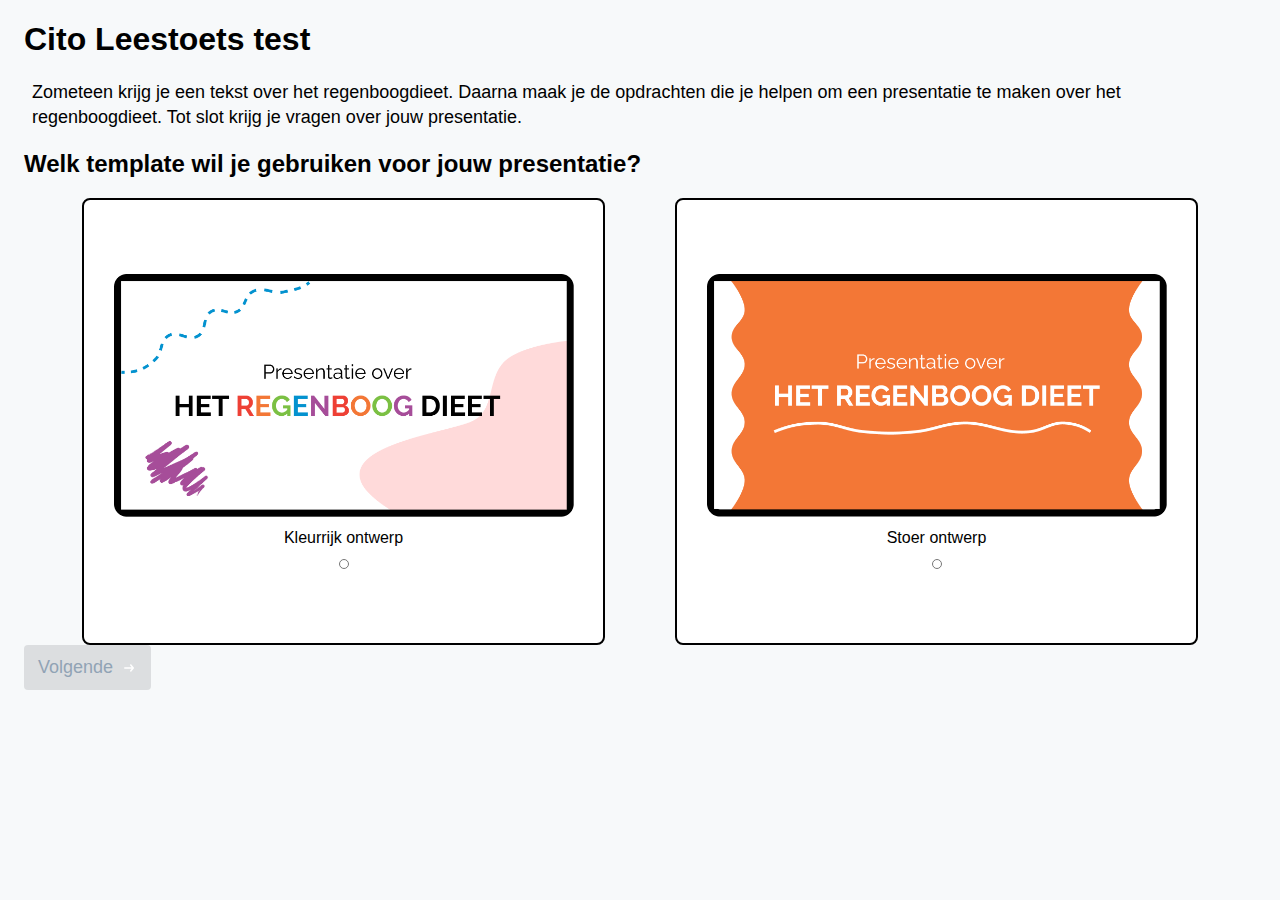
<file: index.html>
<!DOCTYPE html>
<html lang="nl">
<head>
  <meta charset="UTF-8">
  <title>Navigeren naar leesbegrip</title>
  <link rel="stylesheet" href="style.css">

</head>
<body>
  <main class="page">
    <section class="card">
      <header class="card_header">
        <h1 class="card_title">Cito Leestoets test</h1>
      </header>
    
    <p class="card_intro">
      Zometeen krijg je een tekst over het regenboogdieet. Daarna maak je de opdrachten die je helpen om een presentatie te maken over het regenboogdieet. Tot slot krijg je vragen over jouw presentatie.
    </p>
    <h2 class="card_question">Welk template wil je gebruiken voor jouw presentatie?</h2>

    <form class="choices" id="templateForm">
      <label class="choice">
        <input type="radio" name="template" value="kleurrijk" />
        <div class="choice_box">
          <img class="choice_img" src="img/regenboog_presentatie.png" alt="Kleurrijk ontwerp" />
          <div class="choice_label">Kleurrijk ontwerp</div>
          <div class="choice_dot" aria-hidden="true"></div>
        </div>
      </label>

      <label class="choice">
        <input type="radio" name="template" value="stoer" />
        <div class="choice_box">
          <img class="choice_img" src="img/regenboog_stoer.png" alt="Stoer ontwerp" />
          <div class="choice_label">Stoer ontwerp</div>
          <div class="choice_dot" aria-hidden="true"></div>
        </div>
      </label>
    </form>

    <div class="card_actions">
      <button class="btn" id="nextBtn" disabled>
        Volgende
        <img class="btn_icon" src="img/arrow-right.svg" alt="" aria-hidden="true" />
      </button>
    </div>
  <script src="script.js"></script>
    </section>
  </main>
</body>
</html>
</file>
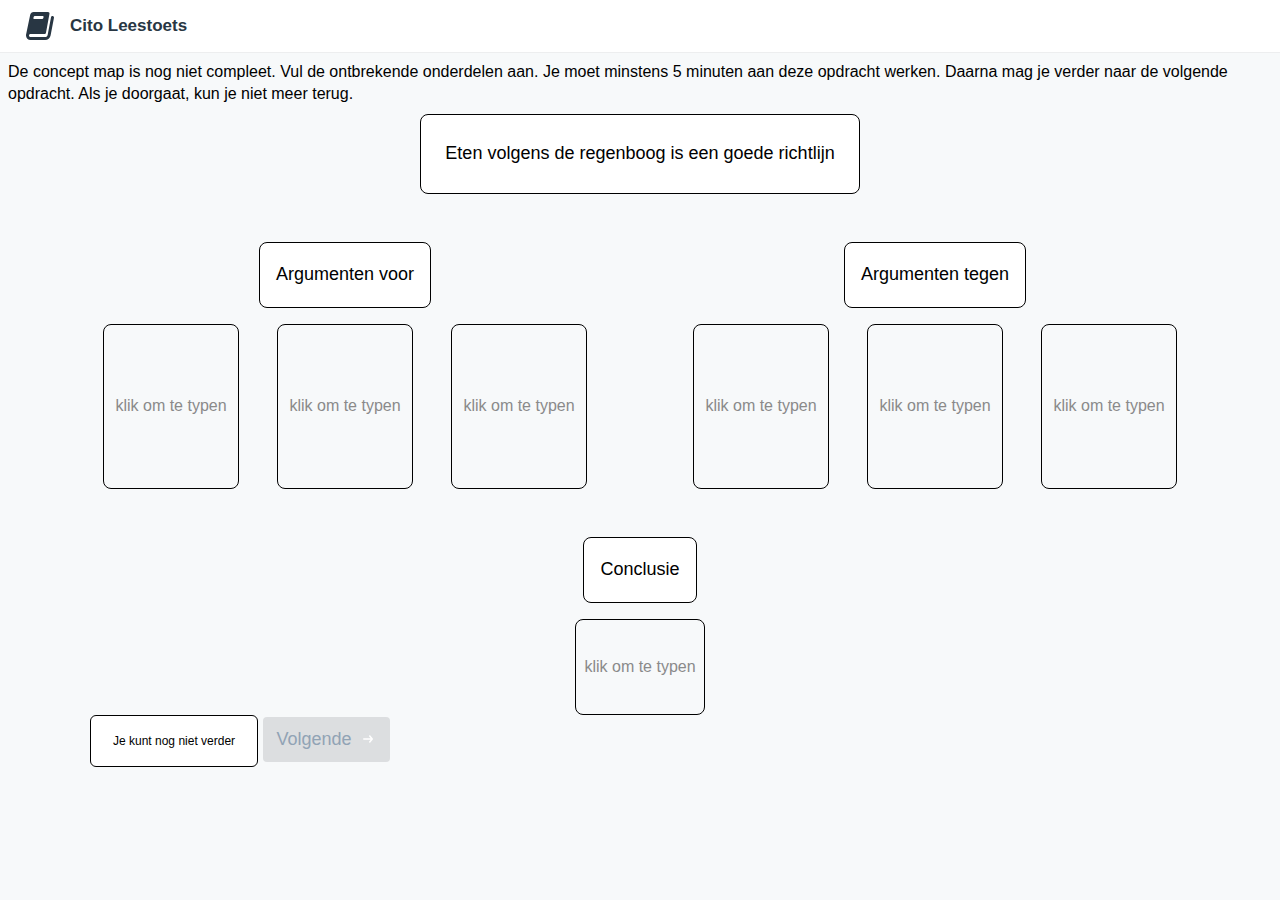
<file: conceptmap.html>
<!DOCTYPE html>
<html lang="nl">
<head>
  <meta charset="UTF-8" />
  <title>Cito Leestoets</title>
  <meta name="viewport" content="width=device-width, initial-scale=1" />
  <link rel="stylesheet" href="style.css" />
</head>

<body>
  <header class="topbar">
    <div class="topbar_left">
      <img class="topbar_icon" src="img/book.svg" alt="" aria-hidden="true" />
      <h1 class="topbar_title">Cito Leestoets</h1>
    </div>
  </header>

<p class="opdracht_intro">
  De concept map is nog niet compleet. Vul de ontbrekende onderdelen aan.
  Je moet minstens 5 minuten aan deze opdracht werken. Daarna mag je verder
  naar de volgende opdracht. Als je doorgaat, kun je niet meer terug.
</p>

<section class="conceptmap">

  <!-- CONTENT (layout only) -->
  <div class="conceptmap_content">

    <!-- STATEMENT + ARROWS (anchored together) -->
  <div class="statement_wrapper">

    <!-- STATEMENT -->
    <div class="conceptmap_statement">
      Eten volgens de regenboog is een goede richtlijn
    </div>

  </div>

    <!-- ARGUMENTS ROW -->
    <div class="conceptmap_arguments">

      <!-- ARGUMENTEN VOOR -->
      <div class="argument_column">
        <div class="argument_label">Argumenten voor</div>

        <div class="argument_inputs">
          <div class="input_block" contenteditable="true" data-placeholder="klik om te typen"></div>
          <div class="input_block" contenteditable="true" data-placeholder="klik om te typen"></div>
          <div class="input_block" contenteditable="true" data-placeholder="klik om te typen"></div>
        </div>
      </div>

      <!-- ARGUMENTEN TEGEN -->
      <div class="argument_column">
        <div class="argument_label">Argumenten tegen</div>

        <div class="argument_inputs">
          <div class="input_block" contenteditable="true" data-placeholder="klik om te typen"></div>
          <div class="input_block" contenteditable="true" data-placeholder="klik om te typen"></div>
          <div class="input_block" contenteditable="true" data-placeholder="klik om te typen"></div>
        </div>
      </div>

    </div>

    <!-- CONCLUSIE -->
    <div class="conceptmap_conclusion">
      <div class="argument_label">Conclusie</div>
      <div class="input_block large" contenteditable="true" data-placeholder="klik om te typen"></div>
    </div>

  </div>

  <div class="conceptmap_action_wrapper">
    <section class="time_tag" id="time_tag">
      <p>Je kunt nog niet verder</p>
    </section>

    <button type="button" class="btn" id="conceptmap_volgende" disabled>
      Volgende
      <img class="btn_icon" src="img/arrow-right.svg" alt="" aria-hidden="true" />
    </button>
</div>
</body>
<script src="script.js"></script>
</html>
</file>
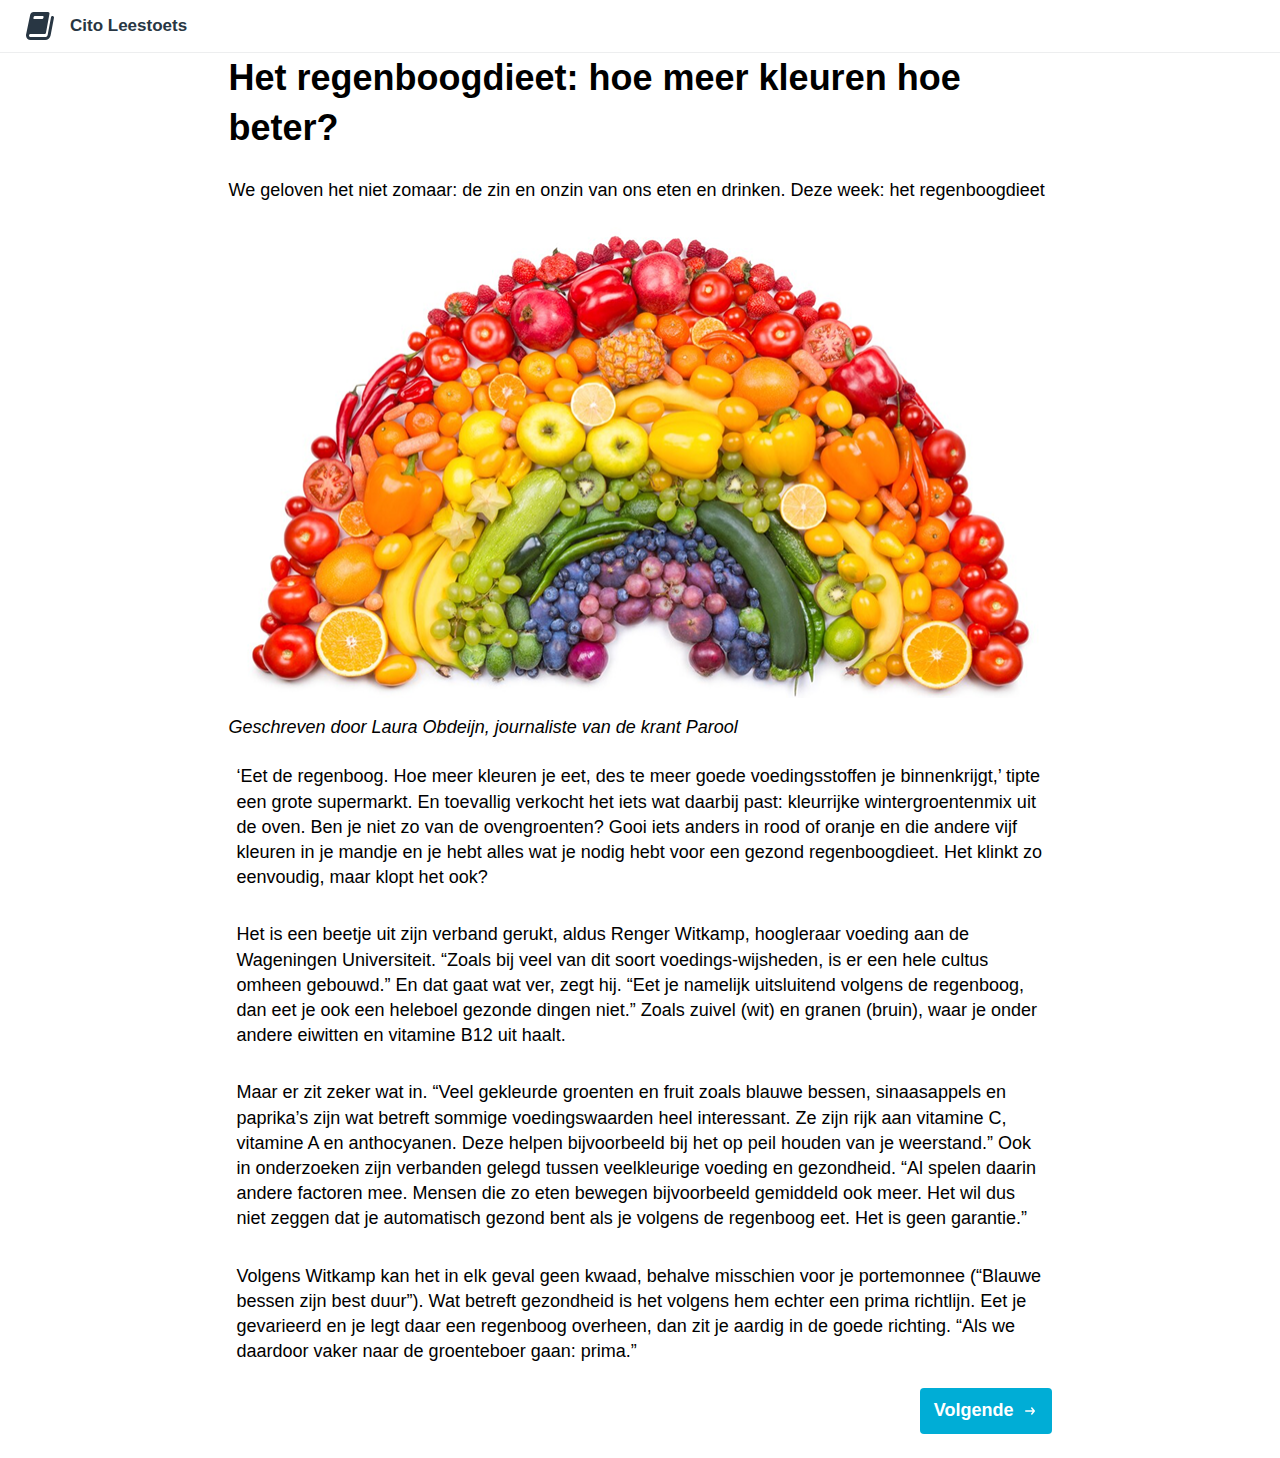
<file: Laatstetekst.html>
<!DOCTYPE html>
<html lang="nl">
<head>
  <meta charset="UTF-8" />
  <title>Leestekst</title>
  <link rel="stylesheet" href="style.css" />
  <meta name="viewport" content="width=device-width, initial-scale=1" />
</head>

<body class="leestekst_page">

  <!-- Header -->
  <header class="topbar">
    <div class="topbar_left">
      <img class="topbar_icon" src="img/book.svg" alt="" aria-hidden="true" />
      <h1 class="topbar_title">Cito Leestoets</h1>
    </div>
  </header>

  <!-- Page layout -->
  <div class="app_layout">
    <main class="page">
      <section class="leestekst_wrap">

        <h1 class="leestekst_title">
          Het regenboogdieet: hoe meer kleuren hoe beter?
        </h1>

        <p class="leestekst_kicker">
          We geloven het niet zomaar: de zin en onzin van ons eten en drinken.
          Deze week: het regenboogdieet
        </p>

        <img
          class="leestekst_image"
          src="img/rainbow_image.png"
          alt="Illustratie van het regenboogdieet"
        />

        <p class="leestekst_bijschrift">
          Geschreven door Laura Obdeijn, journaliste van de krant Parool
        </p>

          <section class="text_step is_visible">
            <p>
              ‘Eet de regenboog. Hoe meer ­kleuren je eet, des te meer goede voedingsstoffen je binnenkrijgt,’ tipte een grote supermarkt. En toevallig verkocht het iets wat daarbij past: kleurrijke wintergroentenmix uit de oven. Ben je niet zo van de ovengroenten? Gooi iets anders in rood of oranje en die andere vijf kleuren in je mandje en je hebt alles wat je nodig hebt voor een gezond regenboogdieet. Het klinkt zo eenvoudig, maar klopt het ook?
            </p>
          </section>


          <section class="text_step is_visible">
            <p>
             Het is een beetje uit zijn verband gerukt, aldus Renger Witkamp, hoogleraar voeding aan de Wageningen Universiteit. “Zoals bij veel van dit soort ­voedings-wijsheden, is er een hele cultus omheen gebouwd.” En dat gaat wat ver, zegt hij. “Eet je namelijk uitsluitend volgens de regenboog, dan eet je ook een heleboel gezonde dingen niet.” Zoals ­zuivel (wit) en granen (bruin), waar je onder andere eiwitten en vitamine B12 uit haalt.
            </p>
          </section>

          
          <section class="text_step is_visible">
            <p>
             Maar er zit zeker wat in. “Veel gekleurde groenten en fruit zoals blauwe bessen, sinaasappels en paprika’s zijn wat betreft sommige voedingswaarden heel interessant. Ze zijn rijk aan vitamine C, vitamine A en anthocyanen. Deze helpen bijvoorbeeld bij het op peil houden van je weerstand.” Ook in onderzoeken zijn verbanden gelegd tussen veelkleurige voeding en gezondheid. “Al spelen daarin andere factoren mee. Mensen die zo eten bewegen bijvoorbeeld gemiddeld ook meer. Het wil dus niet zeggen dat je automatisch gezond bent als je volgens de regenboog eet. Het is geen garantie.”
            </p>
          </section>

          <section class="text_step is_visible">
            <p>
              Volgens Witkamp kan het in elk geval geen kwaad, behalve misschien voor je portemonnee (“Blauwe bessen zijn best duur”). Wat betreft gezondheid is het volgens hem echter een prima richtlijn. Eet je gevarieerd en je legt daar een regenboog overheen, dan zit je aardig in de goede richting. “Als we daardoor vaker naar de groenteboer gaan: prima.”
            </p>
          </section>


          <button type="button" class="btn" id="begrijp_volgende" \>
                Volgende
                <svg
                    class="btn_icon"
                    width="16"
                    height="16"
                    viewBox="0 0 16 16"
                    aria-hidden="true"
                    xmlns="http://www.w3.org/2000/svg"
                >
                    <path
                    d="M10.3262 4.51988C10.061 4.20167 9.58809 4.15868 9.26988 4.42385C8.95167 4.68903 8.90868 5.16195 9.17385 5.48016L10.6487 7.25H3.75C3.33579 7.25 3 7.58579 3 8C3 8.41421 3.33579 8.75 3.75 8.75H10.6488L9.17385 10.5199C8.90868 10.8381 8.95167 11.311 9.26988 11.5762C9.58809 11.8414 10.061 11.7984 10.3262 11.4802L12.8262 8.48016C13.058 8.20202 13.058 7.79802 12.8262 7.51988L10.3262 4.51988Z"
                    fill="currentColor"/>
                </svg>
            </button>

      </section>
      
    </main>
  </div>

  

  <script src="script.js"></script>
</body>
</html>
</file>
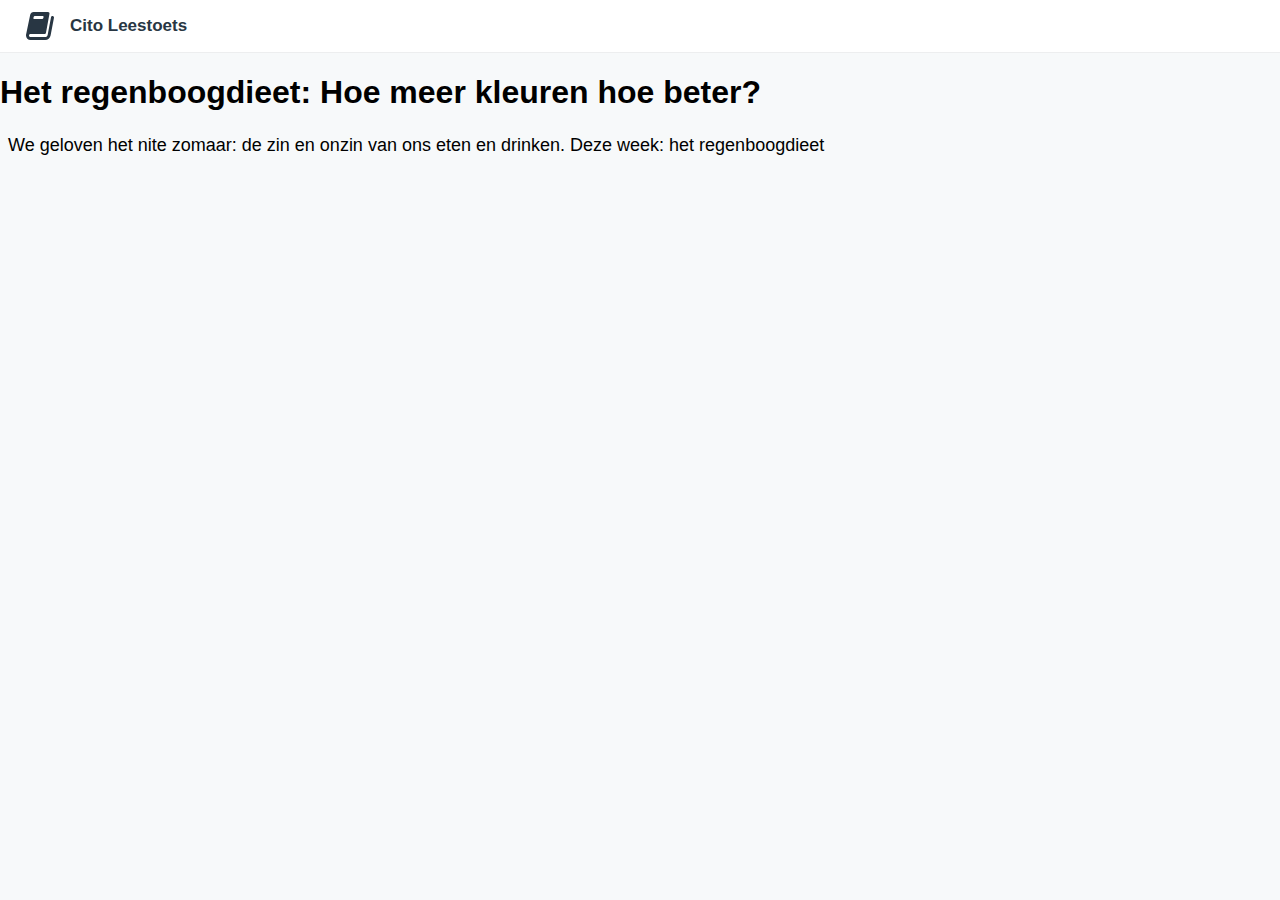
<file: leestekst.html>
<!DOCTYPE html>
<html lang="nl">
<head>
  <meta charset="UTF-8">
  <title>Leestekst</title>
  <link rel="stylesheet" href="style.css">

</head>
<body>
    <header class="topbar">
  <div class="topbar_left">
    <img class="topbar_icon" src="img/book.svg" alt="" aria-hidden="true" />
    <h1 class="topbar_title">Cito Leestoets</h1>
  </div>
</header>
  <h1>Het regenboogdieet: Hoe meer kleuren hoe beter?</h1>
  <p>We geloven het nite zomaar: de zin en onzin van ons eten en drinken. Deze week: het regenboogdieet</p>
  <script src="script.js"></script>

</body>



</html>
</file>
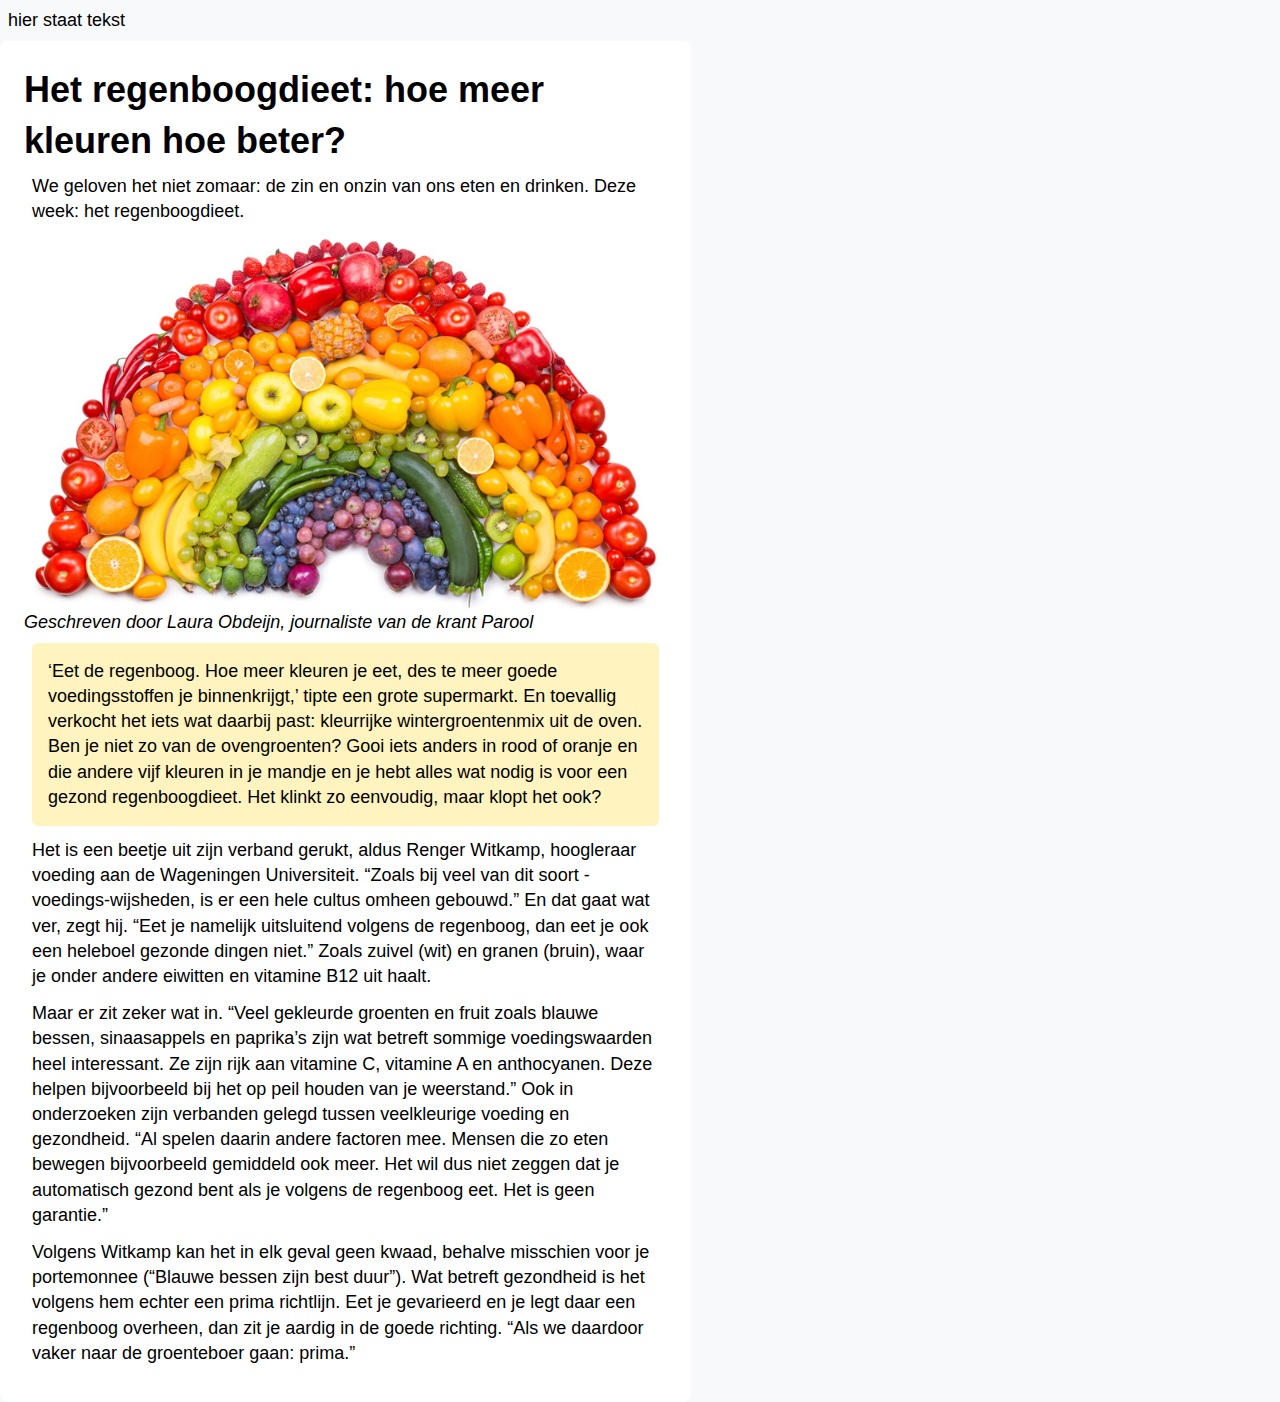
<file: opdracht1.html>
<!DOCTYPE html>
<html lang="nl">
<head>
  <meta charset="UTF-8" />
  <title>Leestekst</title>
  <link rel="stylesheet" href="style.css" />
  <meta name="viewport" content="width=device-width, initial-scale=1" />
</head>

<body>
    <p>hier staat tekst</p>
<section class="opdrachttekst">
  <h1 class="leestekst_title">
    Het regenboogdieet: hoe meer kleuren hoe beter?
  </h1>

  <p class="leestekst_kicker">
    We geloven het niet zomaar: de zin en onzin van ons eten en drinken.
    Deze week: het regenboogdieet.
  </p>

  <img
    class="leestekst_image"
    src="img/rainbow_image.png"
    alt="Illustratie van het regenboogdieet"
  />

  <p class="leestekst_bijschrift">
    Geschreven door Laura Obdeijn, journaliste van de krant Parool
  </p>

  <p class="leestekst_paragraph highlight">
    ‘Eet de regenboog. Hoe meer ­kleuren je eet, des te meer goede
    voedingsstoffen je binnenkrijgt,’ tipte een grote supermarkt.
    En toevallig verkocht het iets wat daarbij past: kleurrijke
    wintergroentenmix uit de oven. Ben je niet zo van de ovengroenten?
    Gooi iets anders in rood of oranje en die andere vijf kleuren in je
    mandje en je hebt alles wat nodig is voor een gezond regenboogdieet.
    Het klinkt zo eenvoudig, maar klopt het ook?
  </p>

  <p class="leestekst_paragraph">
    Het is een beetje uit zijn verband gerukt, aldus Renger Witkamp, hoogleraar voeding aan de Wageningen Universiteit. “Zoals bij veel van dit soort ­voedings-wijsheden, is er een hele cultus omheen gebouwd.” En dat gaat wat ver, zegt hij. “Eet je namelijk uitsluitend volgens de regenboog, dan eet je ook een heleboel gezonde dingen niet.” Zoals ­zuivel (wit) en granen (bruin), waar je onder andere eiwitten en vitamine B12 uit haalt.
  </p>

  <p class="leestekst_paragraph">
    Maar er zit zeker wat in. “Veel gekleurde groenten en fruit zoals blauwe bessen, sinaasappels en paprika’s zijn wat betreft sommige voedingswaarden heel interessant. Ze zijn rijk aan vitamine C, vitamine A en anthocyanen. Deze helpen bijvoorbeeld bij het op peil houden van je weerstand.” Ook in onderzoeken zijn verbanden gelegd tussen veelkleurige voeding en gezondheid. “Al spelen daarin andere factoren mee. Mensen die zo eten bewegen bijvoorbeeld gemiddeld ook meer. Het wil dus niet zeggen dat je automatisch gezond bent als je volgens de regenboog eet. Het is geen garantie.”
  </p>

  <p class="leestekst_paragraph">
    Volgens Witkamp kan het in elk geval geen kwaad, behalve misschien voor je portemonnee (“Blauwe bessen zijn best duur”). Wat betreft gezondheid is het volgens hem echter een prima richtlijn. Eet je gevarieerd en je legt daar een regenboog overheen, dan zit je aardig in de goede richting. “Als we daardoor vaker naar de groenteboer gaan: prima.”
  </p>
</section>


<script src="script.js"></script>
</body>
</html>
</file>
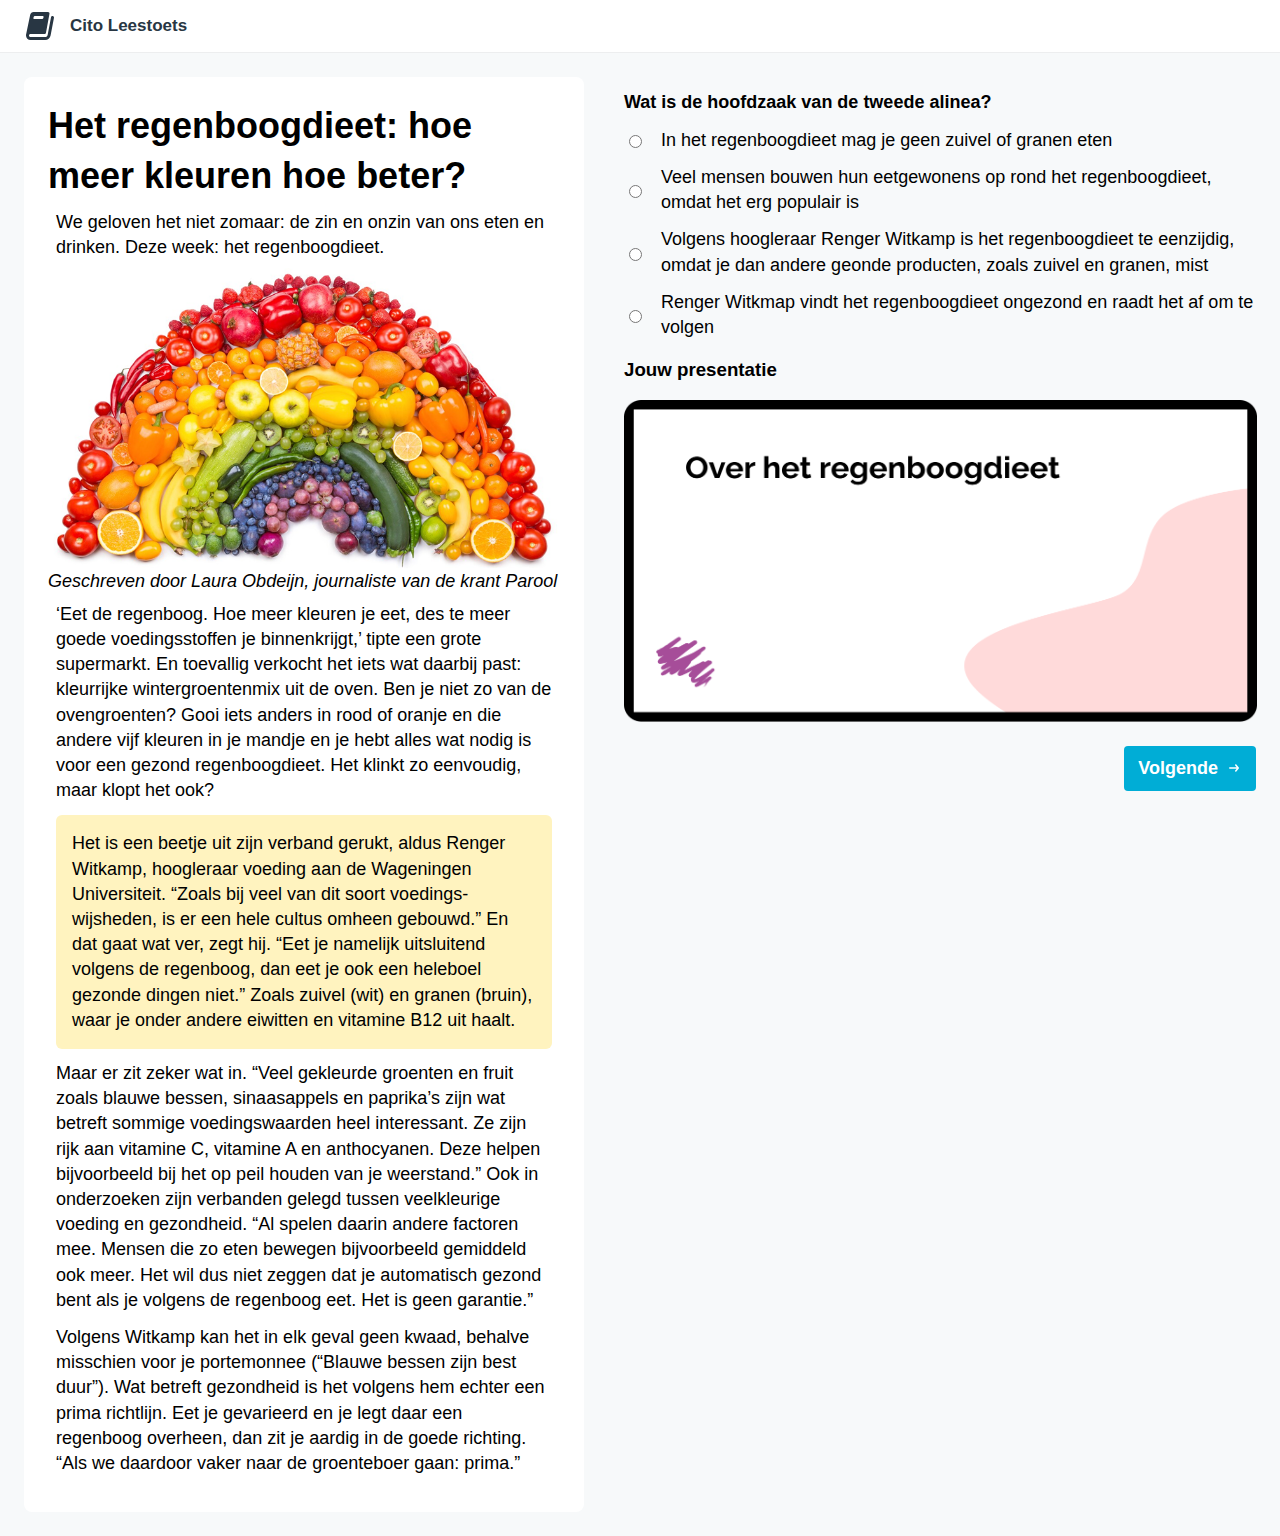
<file: opdracht2.html>
<!DOCTYPE html>
<html lang="nl">
<head>
  <meta charset="UTF-8" />
  <title>Leestekst</title>
  <link rel="stylesheet" href="style.css" />
  <meta name="viewport" content="width=device-width, initial-scale=1" />
</head>

<body>
      <header class="topbar">
    <div class="topbar_left">
      <img class="topbar_icon" src="img/book.svg" alt="" aria-hidden="true" />
      <h1 class="topbar_title">Cito Leestoets</h1>
    </div>
  </header>

<div class="opdracht_layout">

<section class="opdrachttekst">
  <h1 class="leestekst_title">
    Het regenboogdieet: hoe meer kleuren hoe beter?
  </h1>

  <p class="leestekst_kicker">
    We geloven het niet zomaar: de zin en onzin van ons eten en drinken.
    Deze week: het regenboogdieet.
  </p>

  <img
    class="leestekst_image"
    src="img/rainbow_image.png"
    alt="Illustratie van het regenboogdieet"
  />

  <p class="leestekst_bijschrift">
    Geschreven door Laura Obdeijn, journaliste van de krant Parool
  </p>

  <p class="leestekst_paragraph">
    ‘Eet de regenboog. Hoe meer ­kleuren je eet, des te meer goede
    voedingsstoffen je binnenkrijgt,’ tipte een grote supermarkt.
    En toevallig verkocht het iets wat daarbij past: kleurrijke
    wintergroentenmix uit de oven. Ben je niet zo van de ovengroenten?
    Gooi iets anders in rood of oranje en die andere vijf kleuren in je
    mandje en je hebt alles wat nodig is voor een gezond regenboogdieet.
    Het klinkt zo eenvoudig, maar klopt het ook?
  </p>

  <p class="leestekst_paragraph highlight">
    Het is een beetje uit zijn verband gerukt, aldus Renger Witkamp, hoogleraar voeding aan de Wageningen Universiteit. “Zoals bij veel van dit soort ­voedings-wijsheden, is er een hele cultus omheen gebouwd.” En dat gaat wat ver, zegt hij. “Eet je namelijk uitsluitend volgens de regenboog, dan eet je ook een heleboel gezonde dingen niet.” Zoals ­zuivel (wit) en granen (bruin), waar je onder andere eiwitten en vitamine B12 uit haalt.
  </p>

  <p class="leestekst_paragraph">
    Maar er zit zeker wat in. “Veel gekleurde groenten en fruit zoals blauwe bessen, sinaasappels en paprika’s zijn wat betreft sommige voedingswaarden heel interessant. Ze zijn rijk aan vitamine C, vitamine A en anthocyanen. Deze helpen bijvoorbeeld bij het op peil houden van je weerstand.” Ook in onderzoeken zijn verbanden gelegd tussen veelkleurige voeding en gezondheid. “Al spelen daarin andere factoren mee. Mensen die zo eten bewegen bijvoorbeeld gemiddeld ook meer. Het wil dus niet zeggen dat je automatisch gezond bent als je volgens de regenboog eet. Het is geen garantie.”
  </p>

  <p class="leestekst_paragraph">
    Volgens Witkamp kan het in elk geval geen kwaad, behalve misschien voor je portemonnee (“Blauwe bessen zijn best duur”). Wat betreft gezondheid is het volgens hem echter een prima richtlijn. Eet je gevarieerd en je legt daar een regenboog overheen, dan zit je aardig in de goede richting. “Als we daardoor vaker naar de groenteboer gaan: prima.”
  </p>
</section>

<aside class="opdracht_panel">

  <!-- Intro -->

  <!-- Vraag -->
  <h2 class="opdracht_vraag">
    Wat is de hoofdzaak van de tweede alinea? 
  </h2>

  <!-- Multiple choice -->
  <form class="opdracht_vragen" id="vraag2">
    <label>
      <input type="radio" name="vraag2" value="A">
      In het regenboogdieet mag je geen zuivel of granen eten
    </label>

    <label>
      <input type="radio" name="vraag2" value="B">
      Veel mensen bouwen hun eetgewonens op rond het regenboogdieet, omdat het erg populair is
    </label>

    <label>
      <input type="radio" name="vraag2" value="C">
      Volgens hoogleraar Renger Witkamp is het regenboogdieet te eenzijdig, omdat je dan andere geonde producten, zoals zuivel en granen, mist
    </label>

    <label>
      <input type="radio" name="vraag2" value="D">
      Renger Witkmap vindt het regenboogdieet ongezond en raadt het af om te volgen
    </label>
  </form>

  <!-- Presentatie -->
  <h3 class="presentatie_titel">Jouw presentatie</h3>

  <div class="presentatie_mockup">
  <img
    src="img/Template_presentatie.png"
    alt="Presentatie template"
    class="presentatie_image"
  />

  <div class="presentatie_content">
    <p id="presentatie_tekst_2"></p>
  </div>
</div>

    <button type="button" class="btn" id="opdracht2_volgende">
              Volgende
              <img class="btn_icon" src="img/arrow-right.svg" alt="" aria-hidden="true" />
    </button>


</aside>
</div>
<script src="script.js"></script>
</body>
</html>
</file>
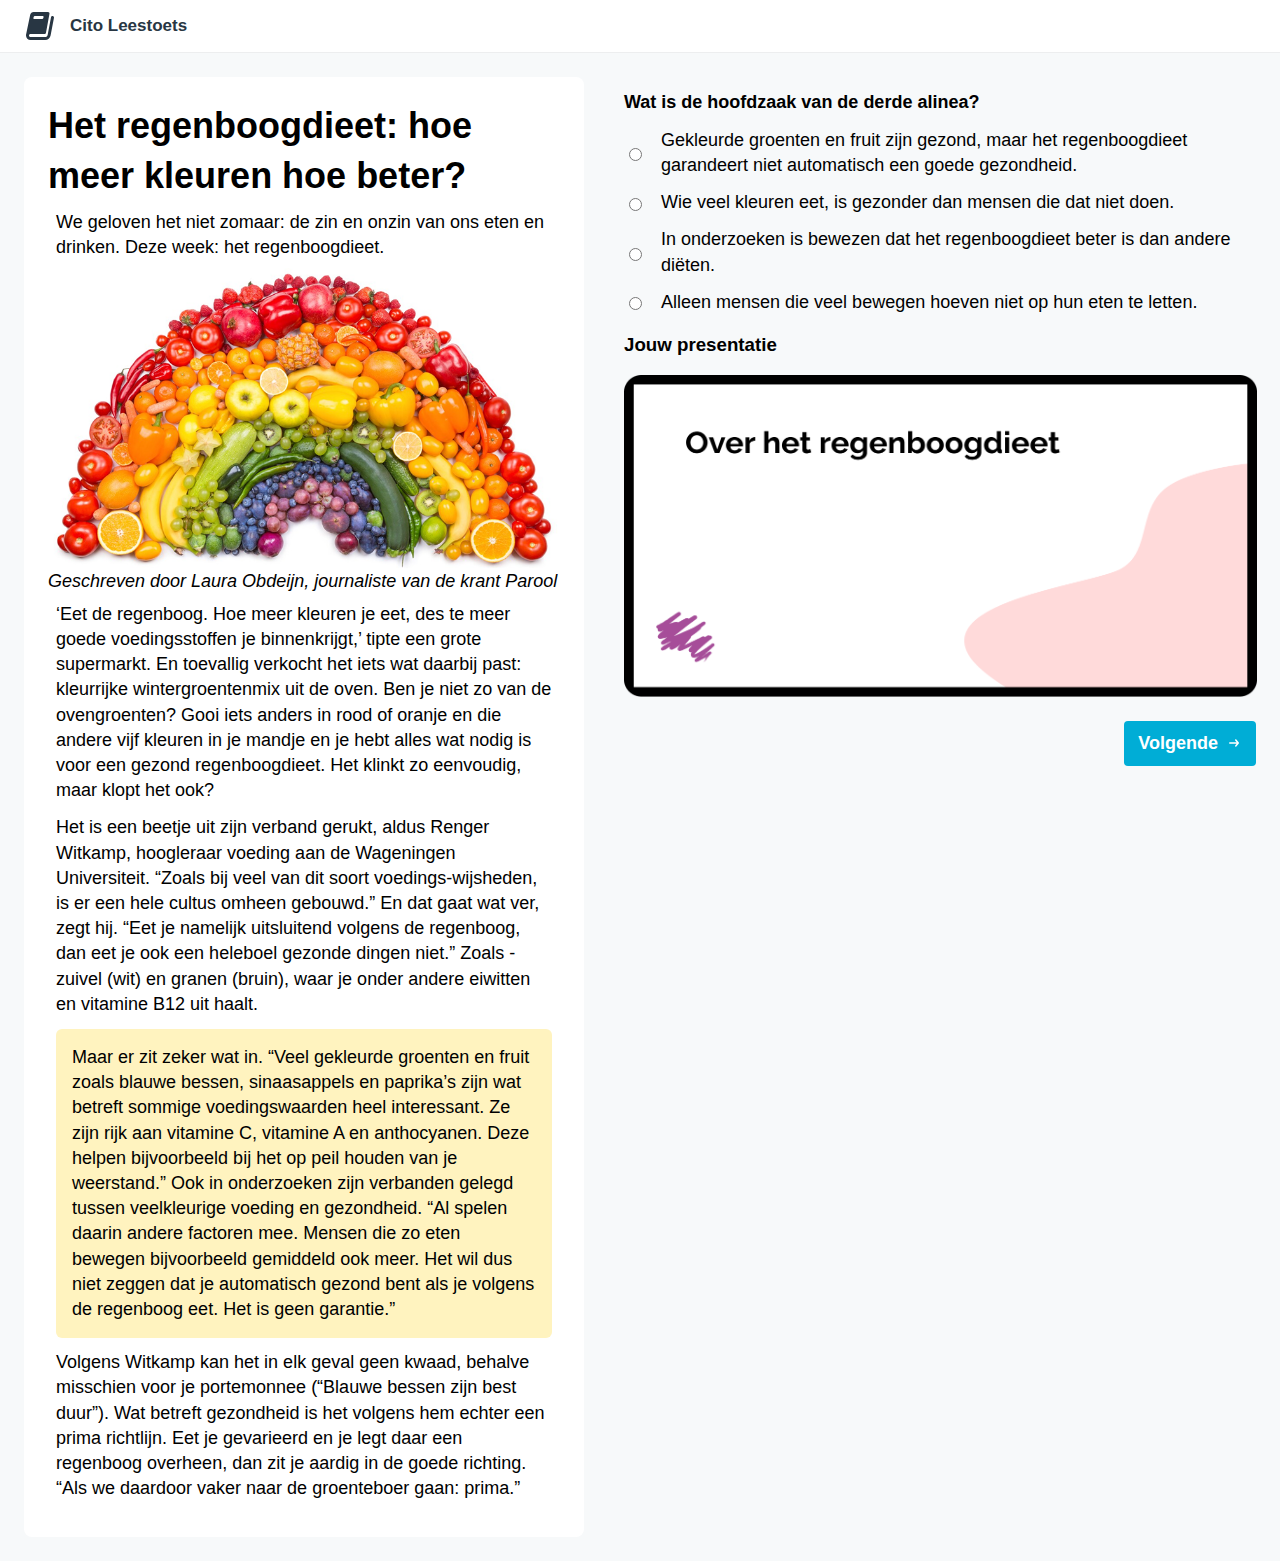
<file: opdracht3.html>
<!DOCTYPE html>
<html lang="nl">
<head>
  <meta charset="UTF-8" />
  <title>Leestekst</title>
  <link rel="stylesheet" href="style.css" />
  <meta name="viewport" content="width=device-width, initial-scale=1" />
</head>

<body>
      <header class="topbar">
    <div class="topbar_left">
      <img class="topbar_icon" src="img/book.svg" alt="" aria-hidden="true" />
      <h1 class="topbar_title">Cito Leestoets</h1>
    </div>
  </header>

<div class="opdracht_layout">

<section class="opdrachttekst">
  <h1 class="leestekst_title">
    Het regenboogdieet: hoe meer kleuren hoe beter?
  </h1>

  <p class="leestekst_kicker">
    We geloven het niet zomaar: de zin en onzin van ons eten en drinken.
    Deze week: het regenboogdieet.
  </p>

  <img
    class="leestekst_image"
    src="img/rainbow_image.png"
    alt="Illustratie van het regenboogdieet"
  />

  <p class="leestekst_bijschrift">
    Geschreven door Laura Obdeijn, journaliste van de krant Parool
  </p>

  <p class="leestekst_paragraph">
    ‘Eet de regenboog. Hoe meer ­kleuren je eet, des te meer goede
    voedingsstoffen je binnenkrijgt,’ tipte een grote supermarkt.
    En toevallig verkocht het iets wat daarbij past: kleurrijke
    wintergroentenmix uit de oven. Ben je niet zo van de ovengroenten?
    Gooi iets anders in rood of oranje en die andere vijf kleuren in je
    mandje en je hebt alles wat nodig is voor een gezond regenboogdieet.
    Het klinkt zo eenvoudig, maar klopt het ook?
  </p>

  <p class="leestekst_paragraph">
    Het is een beetje uit zijn verband gerukt, aldus Renger Witkamp, hoogleraar voeding aan de Wageningen Universiteit. “Zoals bij veel van dit soort ­voedings-wijsheden, is er een hele cultus omheen gebouwd.” En dat gaat wat ver, zegt hij. “Eet je namelijk uitsluitend volgens de regenboog, dan eet je ook een heleboel gezonde dingen niet.” Zoals ­zuivel (wit) en granen (bruin), waar je onder andere eiwitten en vitamine B12 uit haalt.
  </p>

  <p class="leestekst_paragraph highlight">
    Maar er zit zeker wat in. “Veel gekleurde groenten en fruit zoals blauwe bessen, sinaasappels en paprika’s zijn wat betreft sommige voedingswaarden heel interessant. Ze zijn rijk aan vitamine C, vitamine A en anthocyanen. Deze helpen bijvoorbeeld bij het op peil houden van je weerstand.” Ook in onderzoeken zijn verbanden gelegd tussen veelkleurige voeding en gezondheid. “Al spelen daarin andere factoren mee. Mensen die zo eten bewegen bijvoorbeeld gemiddeld ook meer. Het wil dus niet zeggen dat je automatisch gezond bent als je volgens de regenboog eet. Het is geen garantie.”
  </p>

  <p class="leestekst_paragraph">
    Volgens Witkamp kan het in elk geval geen kwaad, behalve misschien voor je portemonnee (“Blauwe bessen zijn best duur”). Wat betreft gezondheid is het volgens hem echter een prima richtlijn. Eet je gevarieerd en je legt daar een regenboog overheen, dan zit je aardig in de goede richting. “Als we daardoor vaker naar de groenteboer gaan: prima.”
  </p>
</section>

<aside class="opdracht_panel">

  <!-- Intro -->

  <!-- Vraag -->
  <h2 class="opdracht_vraag">
    Wat is de hoofdzaak van de derde alinea? 
  </h2>

  <!-- Multiple choice -->
  <form class="opdracht_vragen" id="vraag3">
    <label>
      <input type="radio" name="vraag3" value="A">
      Gekleurde groenten en fruit zijn gezond, maar het regenboogdieet garandeert niet automatisch een goede gezondheid.
    </label>

    <label>
      <input type="radio" name="vraag3" value="B">
      Wie veel kleuren eet, is gezonder dan mensen die dat niet doen.
    </label>

    <label>
      <input type="radio" name="vraag3" value="C">
      In onderzoeken is bewezen dat het regenboogdieet beter is dan andere diëten.
    </label>

    <label>
      <input type="radio" name="vraag3" value="D">
      Alleen mensen die veel bewegen hoeven niet op hun eten te letten.
    </label>
  </form>

  <!-- Presentatie -->
  <h3 class="presentatie_titel">Jouw presentatie</h3>

  <div class="presentatie_mockup">
  <img
    src="img/Template_presentatie.png"
    alt="Presentatie template"
    class="presentatie_image"
  />

  <div class="presentatie_content">
    <p id="presentatie_tekst_3"></p>
  </div>
</div>

    <button type="button" class="btn" id="opdracht3_volgende">
              Volgende
              <img class="btn_icon" src="img/arrow-right.svg" alt="" aria-hidden="true" />
    </button>


</aside>
</div>
<script src="script.js"></script>
</body>
</html>
</file>
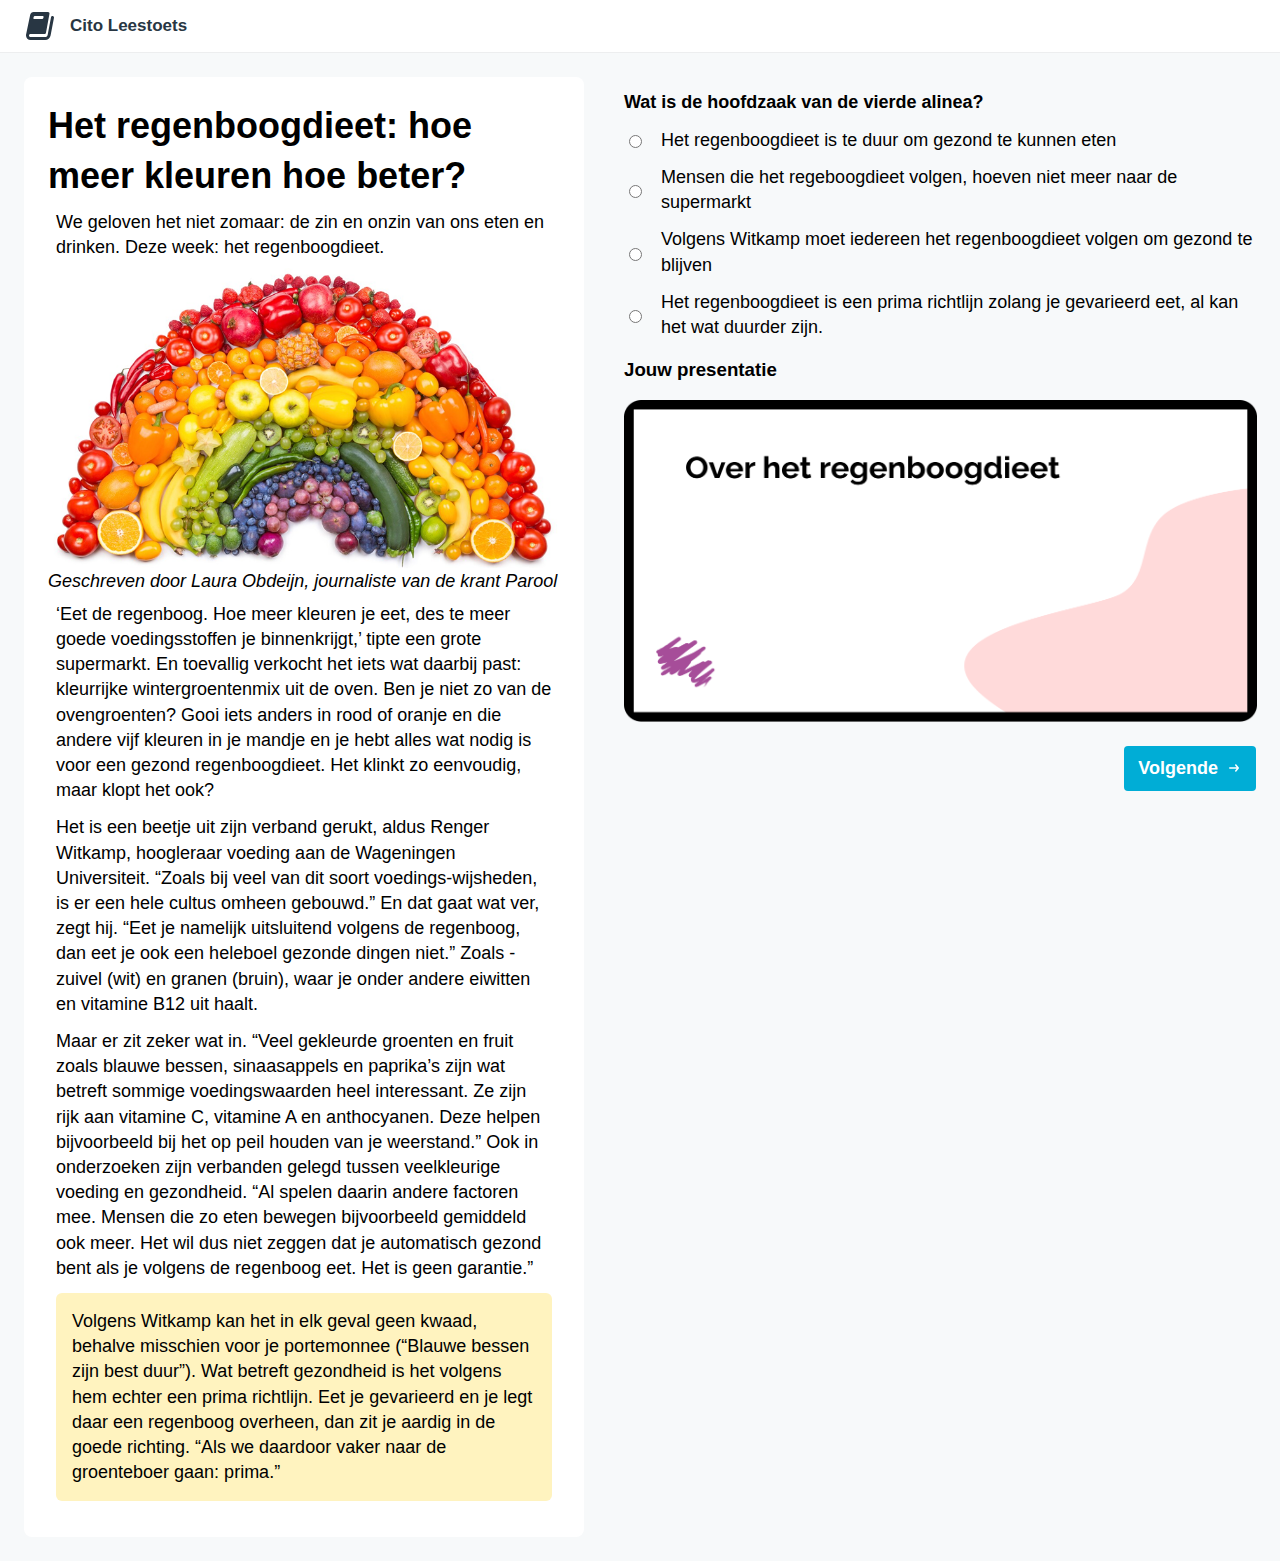
<file: opdracht4.html>
<!DOCTYPE html>
<html lang="nl">
<head>
  <meta charset="UTF-8" />
  <title>Leestekst</title>
  <link rel="stylesheet" href="style.css" />
  <meta name="viewport" content="width=device-width, initial-scale=1" />
</head>

<body>
      <header class="topbar">
    <div class="topbar_left">
      <img class="topbar_icon" src="img/book.svg" alt="" aria-hidden="true" />
      <h1 class="topbar_title">Cito Leestoets</h1>
    </div>
  </header>

<div class="opdracht_layout">

<section class="opdrachttekst">
  <h1 class="leestekst_title">
    Het regenboogdieet: hoe meer kleuren hoe beter?
  </h1>

  <p class="leestekst_kicker">
    We geloven het niet zomaar: de zin en onzin van ons eten en drinken.
    Deze week: het regenboogdieet.
  </p>

  <img
    class="leestekst_image"
    src="img/rainbow_image.png"
    alt="Illustratie van het regenboogdieet"
  />

  <p class="leestekst_bijschrift">
    Geschreven door Laura Obdeijn, journaliste van de krant Parool
  </p>

  <p class="leestekst_paragraph">
    ‘Eet de regenboog. Hoe meer ­kleuren je eet, des te meer goede
    voedingsstoffen je binnenkrijgt,’ tipte een grote supermarkt.
    En toevallig verkocht het iets wat daarbij past: kleurrijke
    wintergroentenmix uit de oven. Ben je niet zo van de ovengroenten?
    Gooi iets anders in rood of oranje en die andere vijf kleuren in je
    mandje en je hebt alles wat nodig is voor een gezond regenboogdieet.
    Het klinkt zo eenvoudig, maar klopt het ook?
  </p>

  <p class="leestekst_paragraph">
    Het is een beetje uit zijn verband gerukt, aldus Renger Witkamp, hoogleraar voeding aan de Wageningen Universiteit. “Zoals bij veel van dit soort ­voedings-wijsheden, is er een hele cultus omheen gebouwd.” En dat gaat wat ver, zegt hij. “Eet je namelijk uitsluitend volgens de regenboog, dan eet je ook een heleboel gezonde dingen niet.” Zoals ­zuivel (wit) en granen (bruin), waar je onder andere eiwitten en vitamine B12 uit haalt.
  </p>

  <p class="leestekst_paragraph">
    Maar er zit zeker wat in. “Veel gekleurde groenten en fruit zoals blauwe bessen, sinaasappels en paprika’s zijn wat betreft sommige voedingswaarden heel interessant. Ze zijn rijk aan vitamine C, vitamine A en anthocyanen. Deze helpen bijvoorbeeld bij het op peil houden van je weerstand.” Ook in onderzoeken zijn verbanden gelegd tussen veelkleurige voeding en gezondheid. “Al spelen daarin andere factoren mee. Mensen die zo eten bewegen bijvoorbeeld gemiddeld ook meer. Het wil dus niet zeggen dat je automatisch gezond bent als je volgens de regenboog eet. Het is geen garantie.”
  </p>

  <p class="leestekst_paragraph highlight">
    Volgens Witkamp kan het in elk geval geen kwaad, behalve misschien voor je portemonnee (“Blauwe bessen zijn best duur”). Wat betreft gezondheid is het volgens hem echter een prima richtlijn. Eet je gevarieerd en je legt daar een regenboog overheen, dan zit je aardig in de goede richting. “Als we daardoor vaker naar de groenteboer gaan: prima.”
  </p>
</section>

<aside class="opdracht_panel">

  <!-- Intro -->

  <!-- Vraag -->
  <h2 class="opdracht_vraag">
    Wat is de hoofdzaak van de vierde alinea? 
  </h2>

  <!-- Multiple choice -->
  <form class="opdracht_vragen" id="vraag4">
    <label>
      <input type="radio" name="vraag4" value="A">
     Het regenboogdieet is te duur om gezond te kunnen eten
    </label>

    <label>
      <input type="radio" name="vraag4" value="B">
      Mensen die het regeboogdieet volgen, hoeven niet meer naar de supermarkt
    </label>

    <label>
      <input type="radio" name="vraag4" value="C">
      Volgens Witkamp moet iedereen het regenboogdieet volgen om gezond te blijven
    </label>

    <label>
      <input type="radio" name="vraag4" value="D">
      Het regenboogdieet is een prima richtlijn zolang je gevarieerd eet, al kan het wat duurder zijn.
    </label>
  </form>

  <!-- Presentatie -->
  <h3 class="presentatie_titel">Jouw presentatie</h3>

  <div class="presentatie_mockup">
  <img
    src="img/Template_presentatie.png"
    alt="Presentatie template"
    class="presentatie_image"
  />

  <div class="presentatie_content">
    <p id="presentatie_tekst_4"></p>
  </div>
</div>

    <button type="button" class="btn" id="opdracht4_volgende">
              Volgende
              <img class="btn_icon" src="img/arrow-right.svg" alt="" aria-hidden="true" />
    </button>


</aside>
</div>
<script src="script.js"></script>
</body>
</html>
</file>
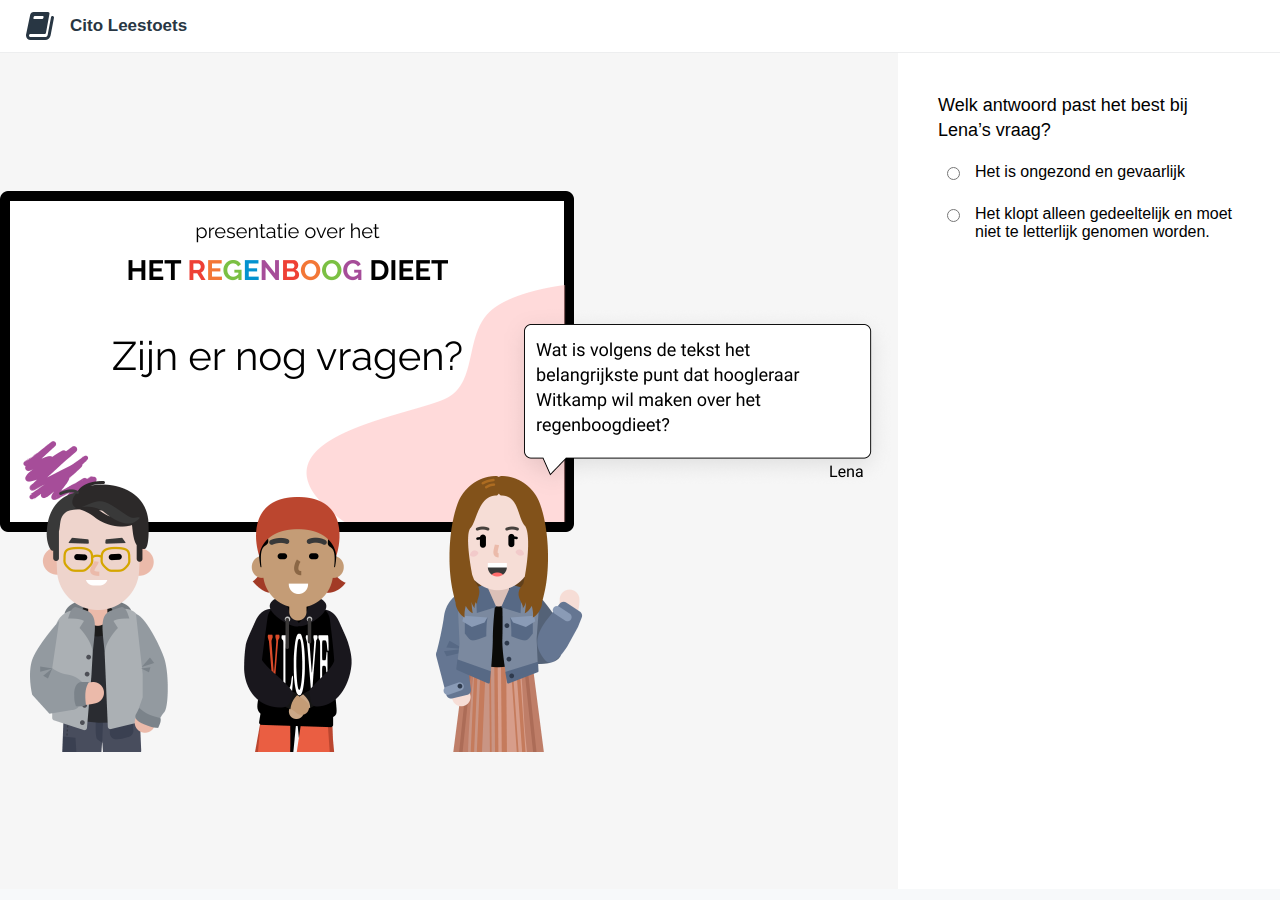
<file: opdracht5.html>
<!DOCTYPE html>
<html lang="nl">
<head>
  <meta charset="UTF-8">
  <title>Navigeren naar leesbegrip</title>
  <link rel="stylesheet" href="style.css">
  <meta name="viewport" content="width=device-width, initial-scale=1">
</head>

<body>
  <header class="topbar">
    <div class="topbar_left">
      <img class="topbar_icon" src="img/book.svg" alt="" aria-hidden="true" />
      <h1 class="topbar_title">Cito Leestoets</h1>
    </div>
  </header>

<main class="quiz_page">
    <section class="quiz_left">
        <img src="img/presentatie_vraag1.png" alt="vraag 1 over de presentatie">
    </section>

    <section class="quiz_right">
        <form class="quiz_answers">
  <p class="quiz_question">
    Welk antwoord past het best bij Lena’s vraag?
  </p>

  <label class="answer_option">
    <input type="radio" name="answer" value="a">
    <span>Het is ongezond en gevaarlijk</span>
  </label>

  <label class="answer_option">
    <input type="radio" name="answer" value="b">
    <span>Het klopt alleen gedeeltelijk en moet niet te letterlijk genomen worden.</span>
  </label>

  <!-- etc -->
</form>
</section>
</main>





  <script src="script.js"></script>
</body>
</html>
</file>
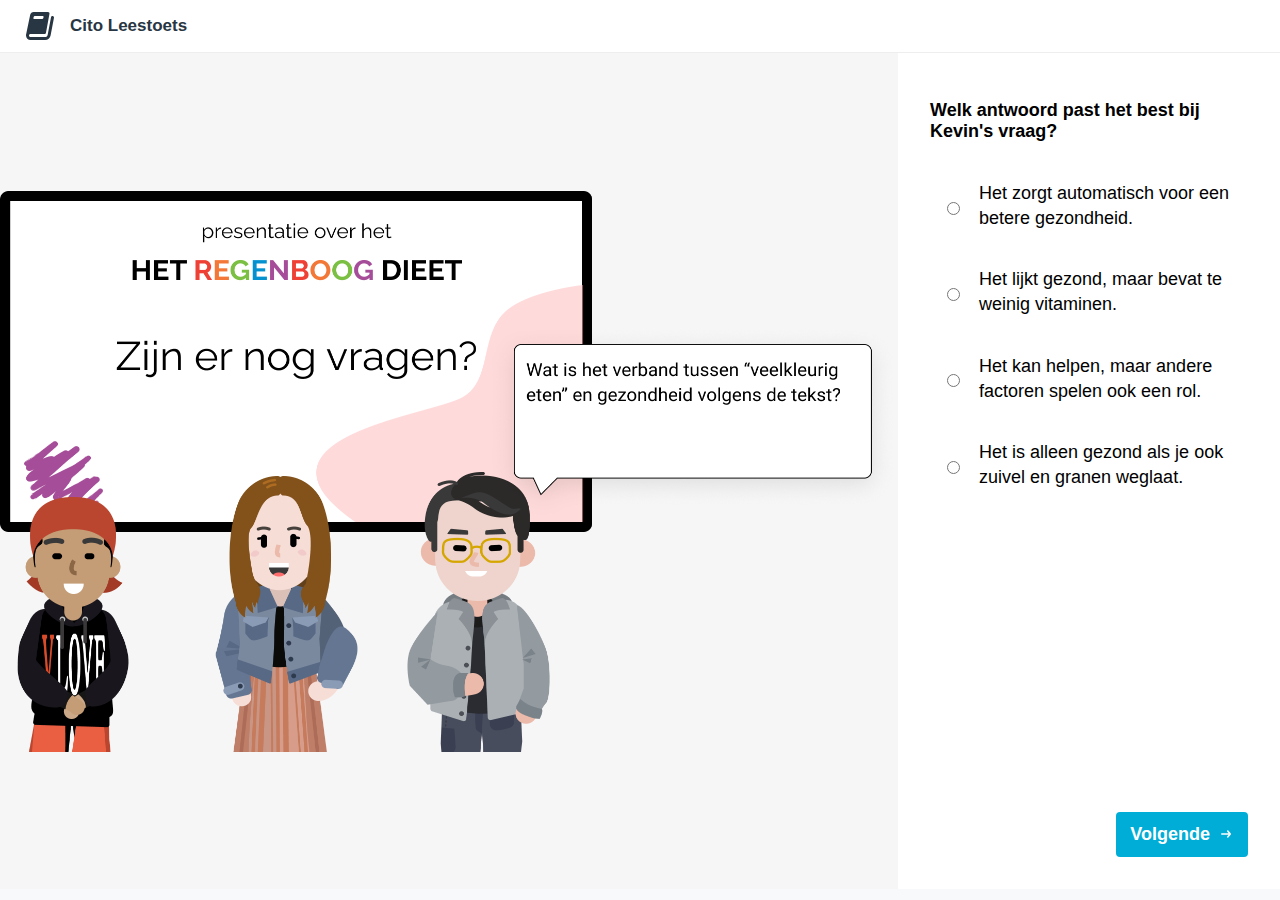
<file: opdracht6.html>
<!DOCTYPE html>
<html lang="nl">
<head>
  <meta charset="UTF-8">
  <title>Navigeren naar leesbegrip</title>
  <link rel="stylesheet" href="style.css">
  <meta name="viewport" content="width=device-width, initial-scale=1">
</head>

<body>
  <header class="topbar">
    <div class="topbar_left">
      <img class="topbar_icon" src="img/book.svg" alt="" aria-hidden="true" />
      <h1 class="topbar_title">Cito Leestoets</h1>
    </div>
  </header>

<main class="quiz_page">
    <section class="quiz_left">
        <img src="img/presentatie_vraag2.png" alt="vraag 2 over de presentatie">
    </section>

    <section class="quiz_right">
        <form class="opdracht_vragen" id="vraag5">
        <h2 class="opdracht_vraag">Welk antwoord past het best bij Kevin's vraag?</h2>
        
        <label class="answer_option">
            <input type="radio" name="vraag5"value="A">
            <span>Het zorgt automatisch voor een betere gezondheid.</span>
        </label>

        <label class="answer_option">
            <input type="radio" name="vraag5" value="B">
            <span>Het lijkt gezond, maar bevat te weinig vitaminen.</span>
        </label>

            <label class="answer_option">
            <input type="radio" name="vraag5" value="C">
            <span>Het kan helpen, maar andere factoren spelen ook een rol.</span>
        </label>

            <label class="answer_option">
            <input type="radio" name="vraag5" value="D">
            <span> Het is alleen gezond als je ook zuivel en granen weglaat.</span>
        </label>

    <!-- etc -->
    </form>

   <button type="button" class="btn" id="opdracht6_volgende">
              Volgende
              <img class="btn_icon" src="img/arrow-right.svg" alt="" aria-hidden="true" />
    </button>
</section>

</main>





  <script src="script.js"></script>
</body>
</html>
</file>
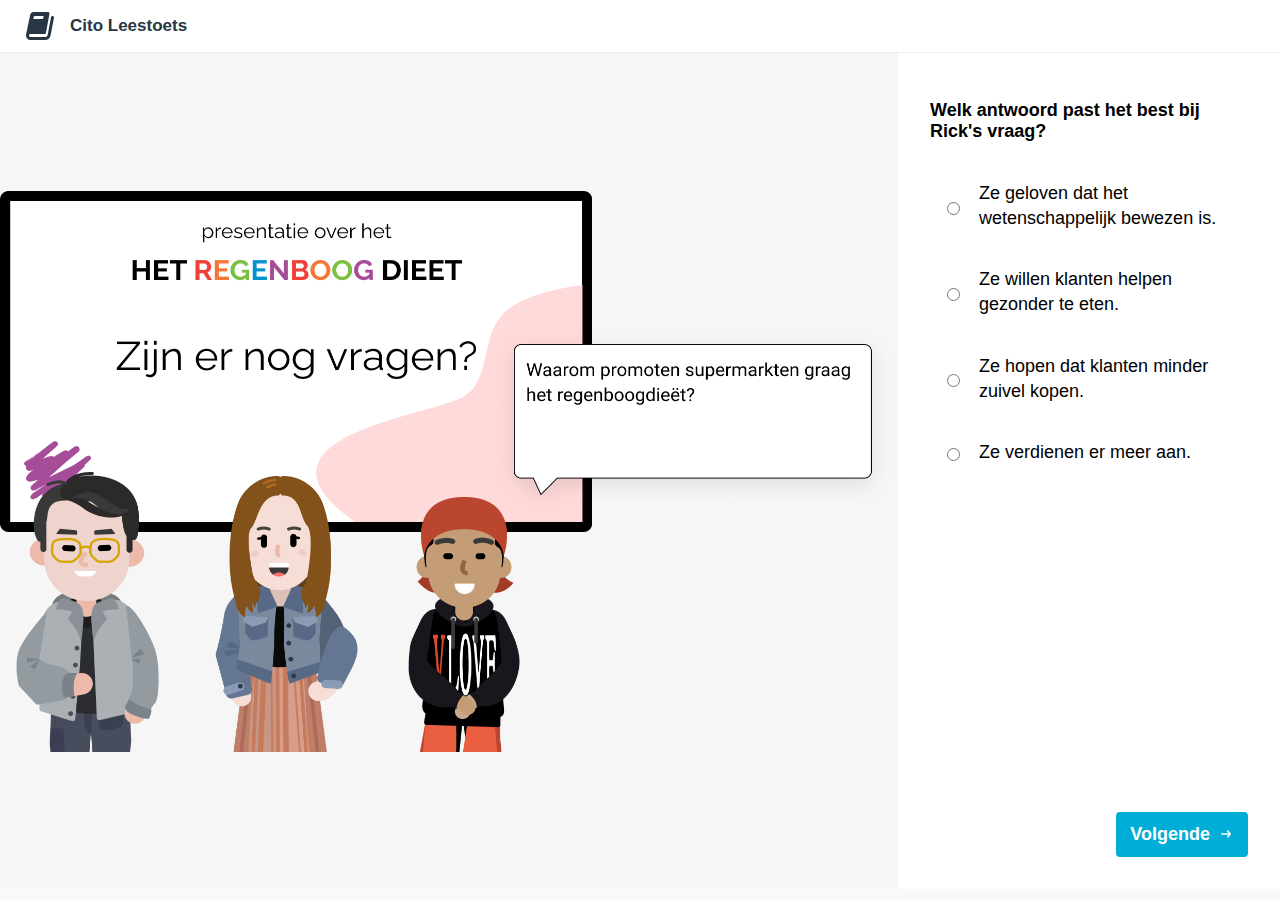
<file: opdracht7.html>
<!DOCTYPE html>
<html lang="nl">
<head>
  <meta charset="UTF-8">
  <title>Navigeren naar leesbegrip</title>
  <link rel="stylesheet" href="style.css">
  <meta name="viewport" content="width=device-width, initial-scale=1">
</head>

<body>
  <header class="topbar">
    <div class="topbar_left">
      <img class="topbar_icon" src="img/book.svg" alt="" aria-hidden="true" />
      <h1 class="topbar_title">Cito Leestoets</h1>
    </div>
  </header>

<main class="quiz_page">
    <section class="quiz_left">
        <img src="img/presentatie_vraag3.png" alt="vraag 3 over de presentatie">
    </section>

    <section class="quiz_right">
        <form class="opdracht_vragen" id="vraag5">
        <h2 class="opdracht_vraag">Welk antwoord past het best bij Rick's vraag?</h2>
        
        <label class="answer_option">
            <input type="radio" name="vraag5"value="A">
            <span>Ze geloven dat het wetenschappelijk bewezen is.</span>
        </label>

        <label class="answer_option">
            <input type="radio" name="vraag5" value="B">
            <span>Ze willen klanten helpen gezonder te eten.</span>
        </label>

            <label class="answer_option">
            <input type="radio" name="vraag5" value="C">
            <span>Ze hopen dat klanten minder zuivel kopen.</span>
        </label>

            <label class="answer_option">
            <input type="radio" name="vraag5" value="D">
            <span> Ze verdienen er meer aan.</span>
        </label>

    <!-- etc -->
    </form>

   <button type="button" class="btn" id="opdracht6_volgende">
              Volgende
              <img class="btn_icon" src="img/arrow-right.svg" alt="" aria-hidden="true" />
    </button>
</section>

</main>





  <script src="script.js"></script>
</body>
</html>
</file>
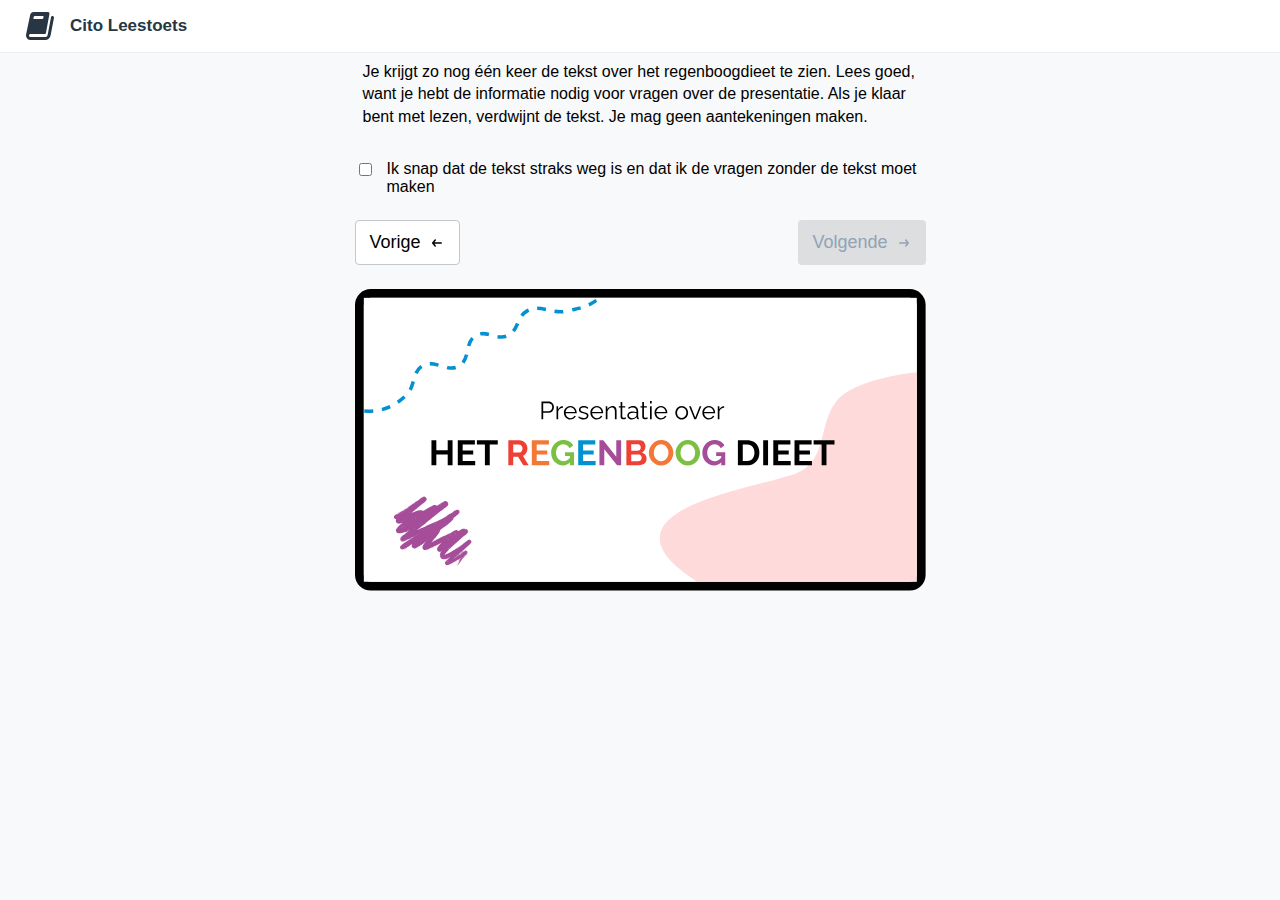
<file: waarschuwing.html>
<!DOCTYPE html>
<html lang="nl">
<head>
  <meta charset="UTF-8" />
  <title>Leestekst</title>
  <link rel="stylesheet" href="style.css" />
  <meta name="viewport" content="width=device-width, initial-scale=1" />
</head>

<body>
      <header class="topbar">
    <div class="topbar_left">
      <img class="topbar_icon" src="img/book.svg" alt="" aria-hidden="true" />
      <h1 class="topbar_title">Cito Leestoets</h1>
    </div>
  </header>

<div class="bevestiging_container">

<div class="bevestiging_content">
    <p class="opdracht_intro">
    Je krijgt zo nog één keer de tekst over het regenboogdieet te zien. Lees goed, want je hebt de informatie nodig voor vragen over de presentatie. Als je klaar bent met lezen, verdwijnt de tekst. Je mag geen aantekeningen maken.
    </p>

        <label class="bevestiging_check">
            <input type="checkbox" id="begrijp_check" />
            <span>Ik snap dat de tekst straks weg is en dat ik de vragen zonder de tekst moet maken</span>
        </label>

        <div class="bevestiging_buttons">
            <button type="button" class="btn_secondary">
                <img src="img/Arrow left.svg" alt="" class="btn_icon_left" />
                Vorige
            </button>

            <button type="button" class="btn" id="begrijp_volgende" disabled>
                Volgende
                <svg
                    class="btn_icon"
                    width="16"
                    height="16"
                    viewBox="0 0 16 16"
                    aria-hidden="true"
                    xmlns="http://www.w3.org/2000/svg"
                >
                    <path
                    d="M10.3262 4.51988C10.061 4.20167 9.58809 4.15868 9.26988 4.42385C8.95167 4.68903 8.90868 5.16195 9.17385 5.48016L10.6487 7.25H3.75C3.33579 7.25 3 7.58579 3 8C3 8.41421 3.33579 8.75 3.75 8.75H10.6488L9.17385 10.5199C8.90868 10.8381 8.95167 11.311 9.26988 11.5762C9.58809 11.8414 10.061 11.7984 10.3262 11.4802L12.8262 8.48016C13.058 8.20202 13.058 7.79802 12.8262 7.51988L10.3262 4.51988Z"
                    />
                </svg>
            </button>

            

        
</div>

  <img src="img/regenboogdieet_powerpoint.svg" alt="Powerpoint presentatie over het regenboogdieet" class="powerpoint_afbeelding" />
</div>
</div>
<script src="script.js"></script>
</body>
</html>
</file>
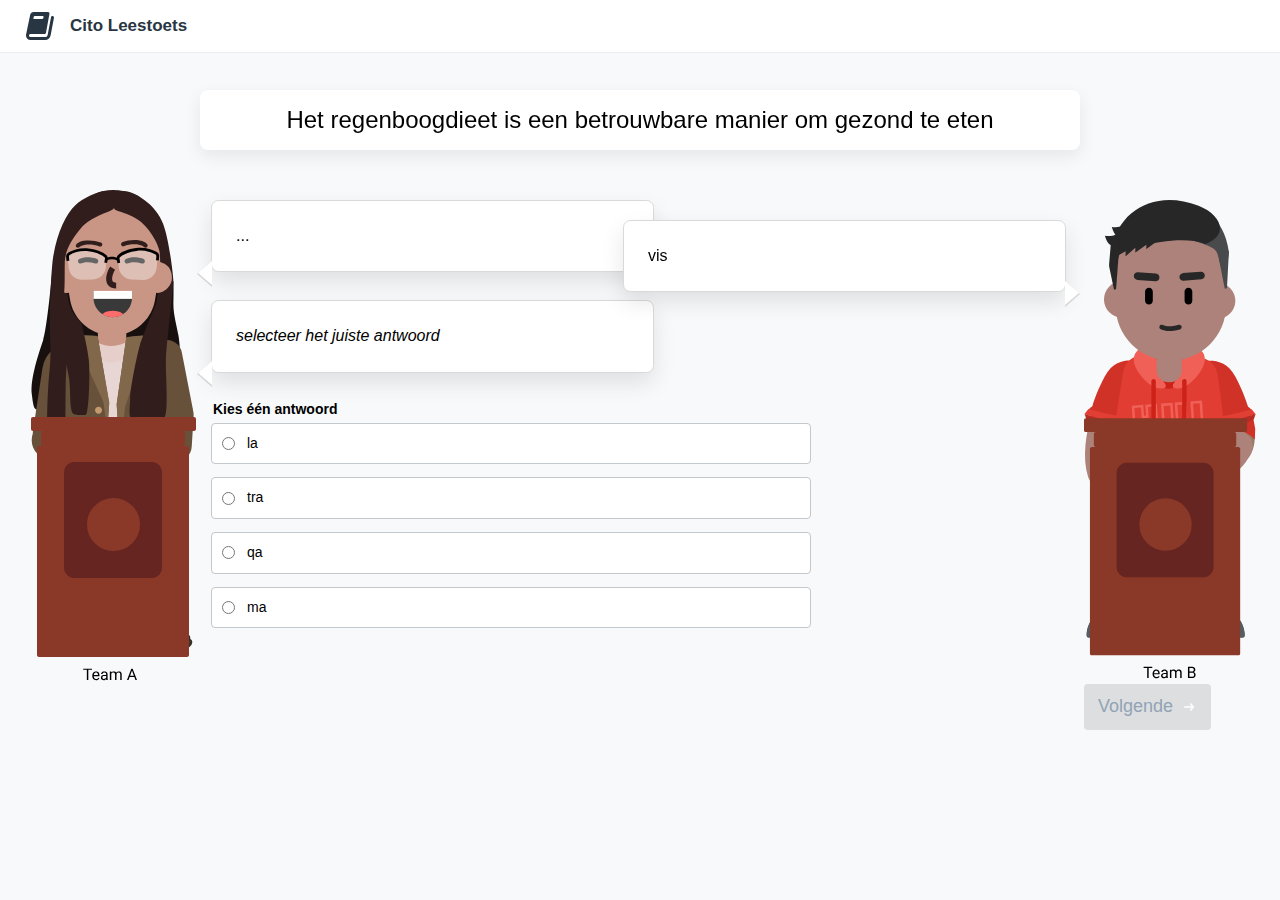
<file: Debat opdracht/Debat_2_reageren.html>
<!DOCTYPE html>
<html lang="nl">
<head>
  <meta charset="UTF-8" />
  <title>Debat 2 reageren</title>
  <link rel="stylesheet" href="../style.css" />
  <meta name="viewport" content="width=device-width, initial-scale=1" />
  <style>
    html, body { height: 100%; overflow: hidden; }
  </style>
</head>

<body data-page="debat2-reageren">
  <header class="topbar">
    <div class="topbar_left">
      <img class="topbar_icon" src="../img/book.svg" alt="" aria-hidden="true" />
      <h1 class="topbar_title">Cito Leestoets</h1>
    </div>
  </header>

  <div class="claim">
    Het regenboogdieet is een betrouwbare manier om gezond te eten
  </div>

  <!-- TEAM A -->
  <div class="team_A_row">
    <div class="team_A_character">
      <img id="team_A_img" src="../img/Team A_Praat.svg" alt="Team A" />
    </div>

    <div class="team_A_content">
      <!-- Bubble 1: locked response -->
      <div class="speech" role="group" aria-label="Team A response">
        <p class="speech_hint" id="teamA_locked_reason">...</p>
      </div>

      <!-- Bubble 2: instruction -->
      <div class="speech" role="group" aria-label="Opdracht">
        <p class="speech_hint" id="reageren_hint">selecteer het juiste antwoord</p>
      </div>

      <!-- Form: 4 options -->
      <form class="answers" id="reageren_form" aria-label="Antwoorden reageren">
        <fieldset class="answers_fieldset">
          <legend class="answers_legend">Kies één antwoord</legend>

          <label class="answer">
            <input class="answer_radio" type="radio" name="reageren_reason" value="r1" />
            <span class="answer_text">test 1</span>
          </label>

          <label class="answer">
            <input class="answer_radio" type="radio" name="reageren_reason" value="r2" />
            <span class="answer_text">test 2</span>
          </label>

          <label class="answer">
            <input class="answer_radio" type="radio" name="reageren_reason" value="r3" />
            <span class="answer_text">test 3</span>
          </label>

          <label class="answer">
            <input class="answer_radio" type="radio" name="reageren_reason" value="r4" />
            <span class="answer_text">test 4</span>
          </label>
        </fieldset>
      </form>
    </div>
  </div>

  <!-- TEAM B -->
  <section class="team_B_character">
    <div class="speech speech_b" role="group" aria-label="Team B response">
      <p class="speech_hint" id="teamB_tegenreactie_text">(fallback tekst)</p>
    </div>

    <img id="team_B_img" src="../img/Team_B_Stil.svg" alt="Team B" />

    <button type="button" class="btn" id="debat2_reageren_volgende" disabled>
      Volgende
      <img class="btn_icon" src="../img/arrow-right.svg" alt="" aria-hidden="true" />
    </button>
  </section>

  <script src="../script.js"></script>
</body>
</html>
</file>
<file: style.css>
* { box-sizing: border-box; }

body {
  margin: 0;
  font-family: Roboto, Arial, sans-serif;
  background: #F7F9FA;
  color: #000;
}

.leestekst_page {
  background: #ffff; /* wit */
}

/* Page */
.page {
  min-height: calc(100vh - 60px);
  padding: 0 24px 24px; /* no top padding, gap is handled by app_layout */
  width: 100%;
  display: flex;
  justify-content: center;
}

/* Header */
.topbar {
  width: 100%;
  background: #fff;
  border-bottom: 1px solid #EDEEEF;
  padding: 10px 24px;
}

.topbar_left {
  display: flex;
  align-items: center;
  gap: 14px;
}

.topbar_title {
  margin: 0;
  color: #283643;
  font-size: 17px;
  font-weight: 700;
  line-height: 150%;
}

.topbar_icon {
  width: 32px;
  height: 32px;
  display: block;
}

/* Main white container (your HTML uses .content) */
.content {
  width: min(1100px, 100%);
  margin: 0 auto;
  padding: 28px 24px 32px;
}

/* Figma-like auto layout (24px between blocks) */
.content_stack {
  display: flex;
  flex-direction: column;
  align-items: center;
  gap: 24px;
}

/* Intro text (your HTML uses .intro_text) */
.intro_text {
  width: min(829px, 100%);
  margin: 0;
  text-align: left;
  font-size: 20px;
  font-weight: 400;
  line-height: 140%;
}

/* Question text (your HTML uses .question_text) */
.question_text {
  margin: 0;
  text-align: center;
  font-size: 20px;
  font-weight: 700;
  line-height: 140%;
}
/* Leestekst title */
.leestekst_title {
  color: #000;
  font-family: Roboto, Arial, sans-serif;
  font-size: 36px;
  font-weight: 700;
  line-height: 140%;
  margin: 0;
  text-align: left;
}

.leestekst_bijschrift {
  color: #000;
  font-family: Roboto, Arial, sans-serif;
  font-size: 18px;
  font-style: italic;
  font-weight: 400;
  line-height: 140%;
  margin: 0;
}

p {
  color: #000;
  font-family: Roboto, Arial, sans-serif;
  font-size: 18px;
  font-weight: 400;
  line-height: 140%;
  margin: 8px;
}



/* Template choices layout (70px between boxes) */
.choices {
  margin: 0; /* spacing is handled by .content_stack gap */
  display: grid;
  grid-template-columns: 523px 523px;
  justify-content: center;
  gap: 70px;
}

/* Whole option clickable */
.choice {
  display: block;
  cursor: pointer;
}

/* Hide the real radio, but keep it selectable via label click */
.choice input {
  position: absolute;
  opacity: 0;
}

/* Box around template */
.choice_box {
  width: 523px;
  height: 447px;
  border-radius: 8px;
  border: 2px solid #000;
  background: #fff;

  padding: 16px;
  display: grid;
  justify-items: center;
  align-content: center;
  gap: 12px;
}

/* Template image */
.choice_img {
  width: 100%;
  max-width: 460px;

  height: auto;        /* <-- important */
  max-height: 300px;   /* <-- important, tweak if needed */

  object-fit: contain;
  display: block;
  border-radius: 6px;
}

/* Label under image */
.choice_label {
  font-size: 16px;
  font-weight: 500;
  text-align: center;
}

/* Dot (default: empty) */
.choice_dot {
  width: 10px;
  height: 10px;
  border-radius: 50%;
  border: 1.5px solid #777;
}

/* Dot turns black when selected */
.choice input:checked + .choice_box .choice_dot {
  background: #000;
  border-color: #000;
}

/* Optional: keep border black when selected */
.choice input:checked + .choice_box {
  border-color: #000;
}

/* Button area (your HTML uses .actions) */
.actions {
  display: flex;
  justify-content: flex-end;
  margin: 0; /* spacing handled by content_stack */
}

/* Button */
.btn {
  display: inline-flex;
  align-items: center;
  justify-content: center;
  gap: 8px;

  padding: 10px 14px;
  border-radius: 4px;
  border: none;

  background: #00ADD6;
  color: white;
  font-size: 18px;
  font-weight: 600;
  line-height: 140%;
  cursor: pointer;
   margin-left: auto;
}

.btn_secondary {
  display: inline-flex;
  align-items: center;
  justify-content: center;
  gap: 8px;
  padding: 9px 14px;
  flex-direction: row-reverse;
  background: #fff;
  border: 1px solid #C3C8CD;
  border-radius: 4px;

  font-family: Roboto, Arial, sans-serif;
  font-size: 18px;
  font-weight: 400;
  cursor: pointer;
  color: #000;
  line-height: 140%;
}

.btn:disabled {
  background: #DCDEE0;       /* Neutrals-70 */
  color: #91A3B5;            /* Neutrals-200 */
  border-radius: 4px;

  font-family: Roboto, Arial, sans-serif;
  font-size: 18px;
  font-weight: 400;
  line-height: 140%;

  cursor: not-allowed;
}

.btn_icon {
  width: 16px;
  height: 16px;
  display: block;
  color: white;
}

.btn_wrapper{
  display: flex;
  align-items: flex-start;
  gap: 24px;
}

/* Mobile (optional) */
@media (max-width: 1100px) {
  .choices {
    grid-template-columns: 1fr;
    gap: 24px;
  }

  .choice_box {
    width: 100%;
    height: auto;
  }

  .actions {
    justify-content: center;
  }
}

/* regenboog afbeelding */
.leestekst_image {
  width: 100%;
  max-width: 805px;
  height: auto;
  aspect-ratio: 805 / 472.16;
  display: block;
}


/* autolayout wrapper */
.leestekst_wrap {
  width: 823px;
  max-width: 100%;
  margin: 0 auto;

  display: flex;
  flex-direction: column;
  align-items: center;
  gap: 16px;
}

.leestekst_wrap > * {
  width: 100%; /* make each item fill the 823px column */
}

.app_layout {
  width: min(1366px, 100%);
  margin: 0 auto;
  background: #FFF;
  display: flex;
  flex-direction: column;
  align-items: center;
  gap: 53px;
}

.text_step {
  display: none;
  flex-direction: column;
  align-items: center;
  gap: 16px;
}

.text_step.is_visible {
  display: flex;
}

.step_btn {
  width: 85px;
  height: 85px;
  border-radius: 50%;

  background: #fff;
  border: 1px solid #C3C8CD;

  display: flex;
  align-items: center;
  justify-content: center;

  cursor: pointer;

  box-shadow: 0 6px 13px rgba(0, 0, 0, 0.20);
}

.step_btn:hover {
  box-shadow: 0 8px 18px rgba(0, 0, 0, 0.25);
}

.step_btn img {
  width: 57px;
  height: 60.562px;
  display: block;
}

.opdrachttekst {
  width: 691px;
  background: #fff;
  padding: 24px;
  border-radius: 8px;
}

.leestekst_paragraph {
  font-size: 18px;
  line-height: 140%;
  margin-bottom: 12px;
}

.leestekst_paragraph.highlight {
  background: #FFF3BF;
  padding: 16px;
  border-radius: 6px;
}



.opdracht_panel {
  width: 632px;
  display: flex;
  flex-direction: column;
  gap: 0px;
}

.opdracht_intro {
  color: #000;
  font-family: Roboto, Arial, sans-serif;
  font-size: 16px;
  font-style: normal;
  font-weight: 400;
  line-height: 140%;
}



.opdracht_vraag {
  font-size: 18px;
  font-weight: 700;
}

.opdracht_vragen {
  display: flex;
  flex-direction: column;
  gap: 12px;
}

.opdracht_vragen label {
  display: flex;
  align-items: center;
  gap: 16px;
  font-size: 18px;
  line-height: 140%;
}

.opdracht_layout {
  display: flex;
  gap: 40px;
  align-items: flex-start;
  padding: 24px;
}

.presentatie_mockup {
  position: relative; /* IMPORTANT */
  width: 633px;
  height: 322px;
}

.presentatie_image {
  width: 100%;
  height: 100%;
  display: block;
}

.presentatie_content {
  position: absolute;
  left: 38px;
  top: 102px;

  max-width: 458px;

  color: #000;
  font-family: Roboto, Arial, sans-serif;
}

#presentatie_tekst {
  margin: 0;

  font-size: 18px;
  font-style: normal;
  font-weight: 400;
  line-height: 140%;
}

/* =========================
   FIX: Volgende-knoppen niet uitrekken
========================= */

button.btn {
  width: auto;
  align-self: flex-start;
}

/* Specifiek: knop in rechter opdracht panel rechts uitlijnen */
.opdracht_panel button.btn {
  align-self: flex-end;
  margin-top: 24px;
}


.btn_icon_left {
  display: flex;
  width: 16px;
  height: 16px;
  color: white;
  flex-direction: column;
  justify-content: space-between;
  align-items: center;
}

/* Buitenste container van deze pagina */
.bevestiging_container {
  width: 571px;
  max-width: calc(100% - 48px);
  margin: 0 auto;              /* <-- dit centreert */
  display: flex;
  flex-direction: column;
  gap: 36px;
}

/* Intro + checkbox + buttons */
.bevestiging_content {
  display: flex;
  flex-direction: column;
  gap: 24px;
}

/* Checkbox + tekst netjes naast elkaar */
.bevestiging_check {
  display: flex;
  align-items: flex-start;
  gap: 12px;
}

/* Buttons naast elkaar */
.bevestiging_buttons {
  display: flex;
  flex-direction: row;         /* <-- cruciaal */
  justify-content: center;
  align-items: center;
  gap: 24px;
}

/* Afbeelding onderaan */
.powerpoint_afbeelding {
  width: 100%;
  height: auto;
  display: block;
}

.btn:disabled .btn_icon path {
  fill: #91A3B5;
}

/* =========================
   Concept map container
========================= */
.conceptmap {
  position: relative;
  width: 100%;
  max-width: 1100px;
  margin: 0 auto;
}

/* SVG overlay for arrows (later) */
.conceptmap_lines {
  position: absolute;
  inset: 0;
  pointer-events: none;
}

/* =========================
   Concept map layout
========================= */

/* Vertical flow: statement → arguments → conclusion */
.conceptmap_content {
  display: flex;
  flex-direction: column;
  align-items: center;
  gap: 48px;
}

/* Two-column arguments row */
.conceptmap_arguments {
  display: flex;
  justify-content: space-between;
  align-items: flex-start;
  width: 100%;
  gap: 80px;
}

/* Each argument column */
.argument_column {
  display: flex;
  flex-direction: column;
  align-items: center;
  gap: 16px;
  flex: 1;
}

/* Row of 3 input blocks */
.argument_inputs {
  display: flex;
  align-items: center;
  gap: 38px;
  flex-wrap: wrap; /* responsive fallback */
  justify-content: center;
}

/* =========================
   Statement & labels
========================= */

.conceptmap_statement {
  display: inline-flex;
  min-height: 80px;
  padding: 16px 24px;
  justify-content: center;
  align-items: center;
  gap: 10px;

  border-radius: 8px;
  border: 1px solid #000;
  background: #fff;

  color: #000;
  font-size: 18px;
  font-weight: 400;
  line-height: 150%;
  text-align: center;
}

.argument_label {
  display: inline-flex;
  min-height: 66px;
  padding: 10px 16px;
  justify-content: center;
  align-items: center;
  gap: 10px;

  border-radius: 8px;
  border: 1px solid #000;
  background: #fff;

  color: #000;
  font-family: Roboto, Arial, sans-serif;
  font-size: 18px;
  font-weight: 400;
  line-height: 150%;
  text-align: center;
}

/* =========================
   Editable input blocks
========================= */

.input_block {
  display: flex;
  width: 136px;
  min-height: 165px;
  padding: 8px;

  justify-content: center;
  align-items: center;
  text-align: center;

  border-radius: 8px;
  border: 1px solid #000;

  font-family: Roboto, Arial, sans-serif;
  font-size: 16px;
  line-height: 140%;

  cursor: text;
}

/* Larger conclusion block */
.input_block.large {
  width: min(100%, 820px);
  min-height: 96px;
}

/* Focus state */
.input_block:focus {
  outline: 2px solid #00ADD6;
  outline-offset: 0;
}

/* Placeholder for contenteditable */
.input_block:empty::before {
  content: attr(data-placeholder);
  color: #8A8A8A;
  pointer-events: none;
}

/* =========================
   Responsive adjustments
========================= */

@media (max-width: 900px) {
  .conceptmap_arguments {
    flex-direction: column;
    align-items: center;
    gap: 48px;
  }
}

.conceptmap_conclusion {
  display: flex;
  flex-direction: column;
  align-items: center;
  gap: 16px; 
}

.statement_wrapper {
  position: relative;
  display: inline-flex;
  justify-content: center;
  align-items: center;
}

.time_tag {
  display: inline-flex;
  padding: 10px 14px;
  flex-direction: column;
  align-items: flex-start;
  gap: 10px;

  background-color: #fff;  /* maakt het zichtbaar */
  border-radius: 6px;
  border: 1px solid #000;
}

.time_tag p {
  color: #000;
  font-family: Inter, sans-serif;
  font-size: 12px;
  font-style: normal;
  font-weight: 400;
  line-height: normal;
}

.time_tag {
  opacity: 1;
  transition: opacity 0.3s ease;
}

.quiz_left img {
width: 898px;
height: 561px;
aspect-ratio: 898/561;
}

.answer_option {
  display: flex;
  align-items: flex-start;
  gap: 12px;
  padding: 12px;
  cursor: pointer;
}

.answer_option input {
  margin-top: 4px;
}

.quiz_page {
  display: flex;
  height: calc(100vh - var(--header-height, 64px));
}

.quiz_left {
  flex: 1;
  background: #f6f6f6; /* or image */
  display: flex;
  align-items: center;
  justify-content: center;
}

.quiz_right {
  width: 420px; /* fixed column like in your screenshot */
  padding: 32px;
  display: flex;
  flex-direction: column;
  justify-content: space-between;
  background-color: white;
}
/* =========================
   Checkbox layout  
========================= */

.checkbox_wrapper {
  display: flex;
  gap: 12px;
  cursor: pointer;

  color: #000;
  font-family: Roboto, sans-serif;
  font-size: 20px;
  font-weight: 400;
  line-height: 150%;
}

.checkbox_wrapper input {
  width: 18px;
  height: 18px;
  margin-top: 3px;
}

/* ==========
modal
=====*/
.modal {
  position: fixed;
  inset: 0;
  z-index: 1000;
}

.modal_overlay {
  position: absolute;
  inset: 0;
  background: rgba(0, 0, 0, 0.35);
}

.modal_card {
  position: relative;
  margin: 0 auto;
  top: 50%;
  transform: translateY(-50%);

  display: flex;
  width: 484px;
  padding: 36px;
  flex-direction: column;
  align-items: flex-start;
  gap: 13px;

  border-radius: 12px;
  background: #FFF;
}

.modal_title {
  margin: 0;
  font-family: Roboto, Arial, sans-serif;
  font-size: 28px;
  font-weight: 400;
  line-height: 150%;
}

.modal_text {
  margin: 0;
  font-family: Roboto, Arial, sans-serif;
  font-size: 16px;
  font-weight: 400;
  line-height: 150%;
}

.modal_actions {
  display: flex;
  justify-content: space-between;
  align-items: center;
  gap: 24px; /* ruimte tussen knoppen */
  width: 100%;
  margin-top: 24px;
}

/* ===============
Team A (linker helft)
=============== */

.team_A{
  width: auto; /* was 50vw */
  min-height: calc(100vh - 56px);
  padding: 60px 40px;
  background-color: #fff;
  display: grid;
  grid-template-columns: 172px 1fr; /* was 443px */
  column-gap: 48px;
  grid-template-rows: auto auto;
  row-gap: 22px;
  align-content: start;
  box-sizing: border-box;
}

/* links: character onderaan uitlijnen met de antwoorden */
.team_A_character {
  position: static;
  top: 137px;
  left: 24px;
}

/* img */
#team_A_img{
  width: 172px;
  height: auto;
  display: block;
}

/* rechts: content stack */
.team_A_content{
  grid-column: 2;
  grid-row: 1 / 3;
  display: flex;
  flex-direction: column;
  gap: 22px;
  padding-top: 10px;            /* kleine fine-tune */
}

.team_A_row {
  display: flex;
  align-items: flex-start;
  gap: 15px;
  margin-left: 24px;
  margin-top: 137px;
}

/* ===============
Speech bubble
=============== */
.speech{
  position: relative;
  width: 443px;

  /* REMOVE fixed height */
  height: auto;
  min-height: unset;

  padding: 24px; /* inner margin */
  margin-bottom: 6px; /* space between bubbles */

  background: #fff;
  border: 1px solid #D9D9D9;
  border-radius: 7.385px;
  box-shadow: 0 10px 22px rgba(0,0,0,0.10);

  display: flex;
  flex-direction: column;
  gap: 12px;
}

.speech::before{
  content: "";
  position: absolute;
  left: -14px;
  top: 60px;

  border-top: 12px solid transparent;
  border-bottom: 12px solid transparent;
  border-right: 14px solid #fff;
}

.speech::after{
  content: "";
  position: absolute;
  left: -15px;
  top: 60px;

  border-top: 13px solid transparent;
  border-bottom: 13px solid transparent;
  border-right: 15px solid #D9D9D9;

  z-index: -1;
}

.speech_line{
  margin: 0;
  display: flex;
  align-items: center;
  gap: 12px;

  white-space: nowrap; /* alles op 1 regel */

  font-family: "Roboto", Arial, sans-serif;
  font-size: 16px;
  line-height: 140%;
  color: #000;
}

.speech_hint{
  color: #000;
  font-family: "Roboto", Arial, sans-serif;
  font-size: 16px;
  font-style: normal;   /* wordt al aangepast via JS */
  font-weight: 400;
  line-height: 140%;

  display: block;       /* geen flex meer nodig */
  text-align: left;     /* 👈 links uitlijnen */
  margin: 0;
}

/* wel/niet knoppen */
.speech_btn_yes,
.speech_btn_no{
  display: inline-flex;
  align-items: center;
  justify-content: center;
  height: 29px;
  padding: 4px 12px;

  background: #fff;
  border: 1px solid #D9D9D9;
  border-radius: 7.385px;

  font-family: "Roboto", Arial, sans-serif;
  font-size: 14px;
  cursor: pointer;
}

.speech_btn_yes:hover,
.speech_btn_no:hover{
  background: #f5f5f5;
}

.speech_btn_yes.active,
.speech_btn_no.active{
  background: #00ADD6;
  color: #fff;
  border-color: #00ADD6;
}
/* ===============
Answers
=============== */

.answers{
  width: 500px;
}

.answers_fieldset{
  display: flex;
  width: 600px;
  flex-direction: column;
  align-items: flex-start;
  gap: 13px;

  border: 0;
  padding: 0;
  margin: 0;
}

.answers_legend{
  font-family: "Roboto", Arial, sans-serif;
  font-size: 14px;
  font-weight: 600;
  color: #000;
  margin-bottom: 6px;
}

/* optie kaart */
.answer{
  display: flex;
  width: 100%;
  padding: 10px;
  align-items: center;
  gap: 12px;

  border-radius: 4px;
  border: 1px solid #C3C8CD;
  background: #fff;

  cursor: pointer;
}

.answer:hover{
  background: #f8f9fa;
}

.answer_radio{
  margin: 0;
  flex: 0 0 auto;
}

.answer_text{
  color: #000;
  font-family: "Roboto", Arial, sans-serif;
  font-size: 14px;
  font-style: normal;
  font-weight: 400;
  line-height: 140%;
}

/*=================
Team B
=================*/
/* =====================
Rechter helft
===================== */

.team_B{
  padding: 60px 40px;
  box-sizing: border-box;

  display: flex;
  flex-direction: column;
  justify-content: flex-start; /* TOP */
  align-items: center;
}

/* character container */
.team_B_character{
  position: fixed !important;
  top: 200px !important;
  right: 24px !important;
  z-index: 9999 !important;

}

/* image zelfde grootte als Team A */
#team_B_img{
  width: 172px;
  height: auto;
  display: block;
}

.team_B_character .speech_b{
  position: absolute;
  right: 190px;   /* 172px image width + ~18px spacing */
  top: 20px;      /* adjust slightly if needed */
}

/* Flip arrow to point at Team B */
.speech_b::before{
  left: auto;
  right: -14px;
  border-right: 0;
  border-left: 14px solid #fff;
}

.speech_b::after{
  left: auto;
  right: -15px;
  border-right: 0;
  border-left: 15px solid #D9D9D9;
}

/* label */
.team_B_label{
  margin: 0;
  font-family: "Roboto", Arial, sans-serif;
  font-size: 14px;
}

/* volgende knop */
.next_button{
  margin-top: 20px;
  padding: 10px 18px;

  border-radius: 6px;
  border: 1px solid #C3C8CD;

  background: #E5E7EA;
  color: #7A7F85;

  font-family: "Roboto", Arial, sans-serif;
  font-size: 14px;

  cursor: not-allowed;
  opacity: 0.8;
}


.debate_wrapper{
  display: flex;
  gap: 48px;
  padding: 0 40px;
}


/* 50/50, schaalbaar */
.debate_wrapper > .team_A,
.debate_wrapper > .team_B{
  flex: 1 1 0;
  min-width: 0;
}

.team_A, .team_B{
  padding-bottom: 60px; /* ensure equal bottom padding */
}

.answers, .speech{
  max-width: 450px;       /* pick whatever matches Figma */
}

/* =====================
Claim statement
===================== */

.claim{
  position: fixed;
  top: 90px;              /* <-- increase this for more space */
  left: 50%;
  transform: translateX(-50%);

  width: 880px;
  height: 42px;
  padding: 30px;

  display: flex;
  align-items: center;
  justify-content: center;

  background: #fff;
  border-radius: 8px;
  box-shadow: 0 6px 18px rgba(0,0,0,0.08);

  color: #000;
  text-align: center;
  font-family: Roboto, Arial, sans-serif;
  font-size: 24px;
  font-weight: 400;
  line-height: 140%;

  z-index: 9998;
}

.team_B_character #debat_begin_volgende{
  margin-top: 16px;
}

/* Team B speech bubble: point to the right */
.speech_b::before{
  left: auto;
  right: -14px;
  border-right: 0;
  border-left: 14px solid #fff;
}

.speech_b::after{
  left: auto;
  right: -15px;
  border-right: 0;
  border-left: 15px solid #D9D9D9;
}

/* =====================
markeren in de tekst
===================== */
#markeertekst .zin {
  cursor: pointer;
  padding: 2px 4px;
  border-radius: 4px;
}

#markeertekst .zin.is-highlight-voor {
  background: rgba(60, 179, 113, 0.35);
}

/* Actief invulvak (zodat je ziet welke je gekozen hebt) */
.opdracht_panel .invulvak.is-active {
  outline: 2px solid rgba(0, 0, 0, 0.6);
}

/* ============================= */
/* Argumenten VOOR styling */
/* ============================= */

/* Titelblok "Argumenten voor" */
.opdracht_panel .panel_title {
  display: flex;
  height: 66px;
  padding: 10px;
  justify-content: center;
  align-items: center;
  gap: 10px;

  border-radius: 8px;
  border: 1px solid #000;
  background: #B7E4C7;

  color: #000;
  font-family: Roboto, Arial, sans-serif;
  font-size: 18px;
  font-weight: 400;
  line-height: 150%;
}


/* Default invulvak */
.opdracht_panel .invulvak {
  border-radius: 8px;
  border: 1px solid #000;

  display: flex;
  height: 89px;
  padding: 5px;
  justify-content: center;
  align-items: center;
  gap: 10px;

  align-self: stretch;

  background: #fff;

  color: #7B838A;
  font-family: Roboto, Arial, sans-serif;
  font-size: 18px;
  font-weight: 400;
  line-height: 150%;

  cursor: pointer;
}


/* Wanneer invulvak actief is */
.opdracht_panel .invulvak.is-active {
  border: 4px solid #000000;
}


/* Wanneer invulvak gevuld is */
.opdracht_panel .invulvak.filled {
  background: #E2F4E9;
  color: #000;
}

.opdracht_panel .panel_section {
  display: flex;
  flex-direction: column;
  gap: 19px;
}

/* ============================= */
/* Argumenten TEGEN styling */
/* ============================= */

/* Titelblok Argumenten tegen (moet specifieker zijn) */
.opdracht_panel .panel_title.panel_title-tegen {
  background: #F0A49A;
}

/* Actief tegen vak */
.opdracht_panel .invulvak[data-side="tegen"].is-active {
  border: 4px solid #000000;

}

/* Gevuld tegen vak */
.opdracht_panel .invulvak[data-side="tegen"].filled {
  background: #FBE4E1;
  color: #000;
}

/* Zin highlight tegen */
#markeertekst .zin.is-highlight-tegen {
  background: #F7D1CC;
}

/* Statement bovenaan rechts */
.opdracht_panel .panel_card.panel_statement {
  display: flex;
  width: 629px;
  height: 106px;
  padding: 10px;
  justify-content: center;
  align-items: center;
  gap: 10px;

  border-radius: 8px;
  border: 1px solid #000;
  background: #FFF;

  color: #000;
  font-family: Roboto, Arial, sans-serif;
  font-size: 18px;
  font-weight: 400;
  line-height: 140%;
}

/* Extra marge onder navbar alleen op Debat_tekstweghalen */
.debat-tekstweghalen .content_stack {
  margin-top: 24px;
}
</file>
